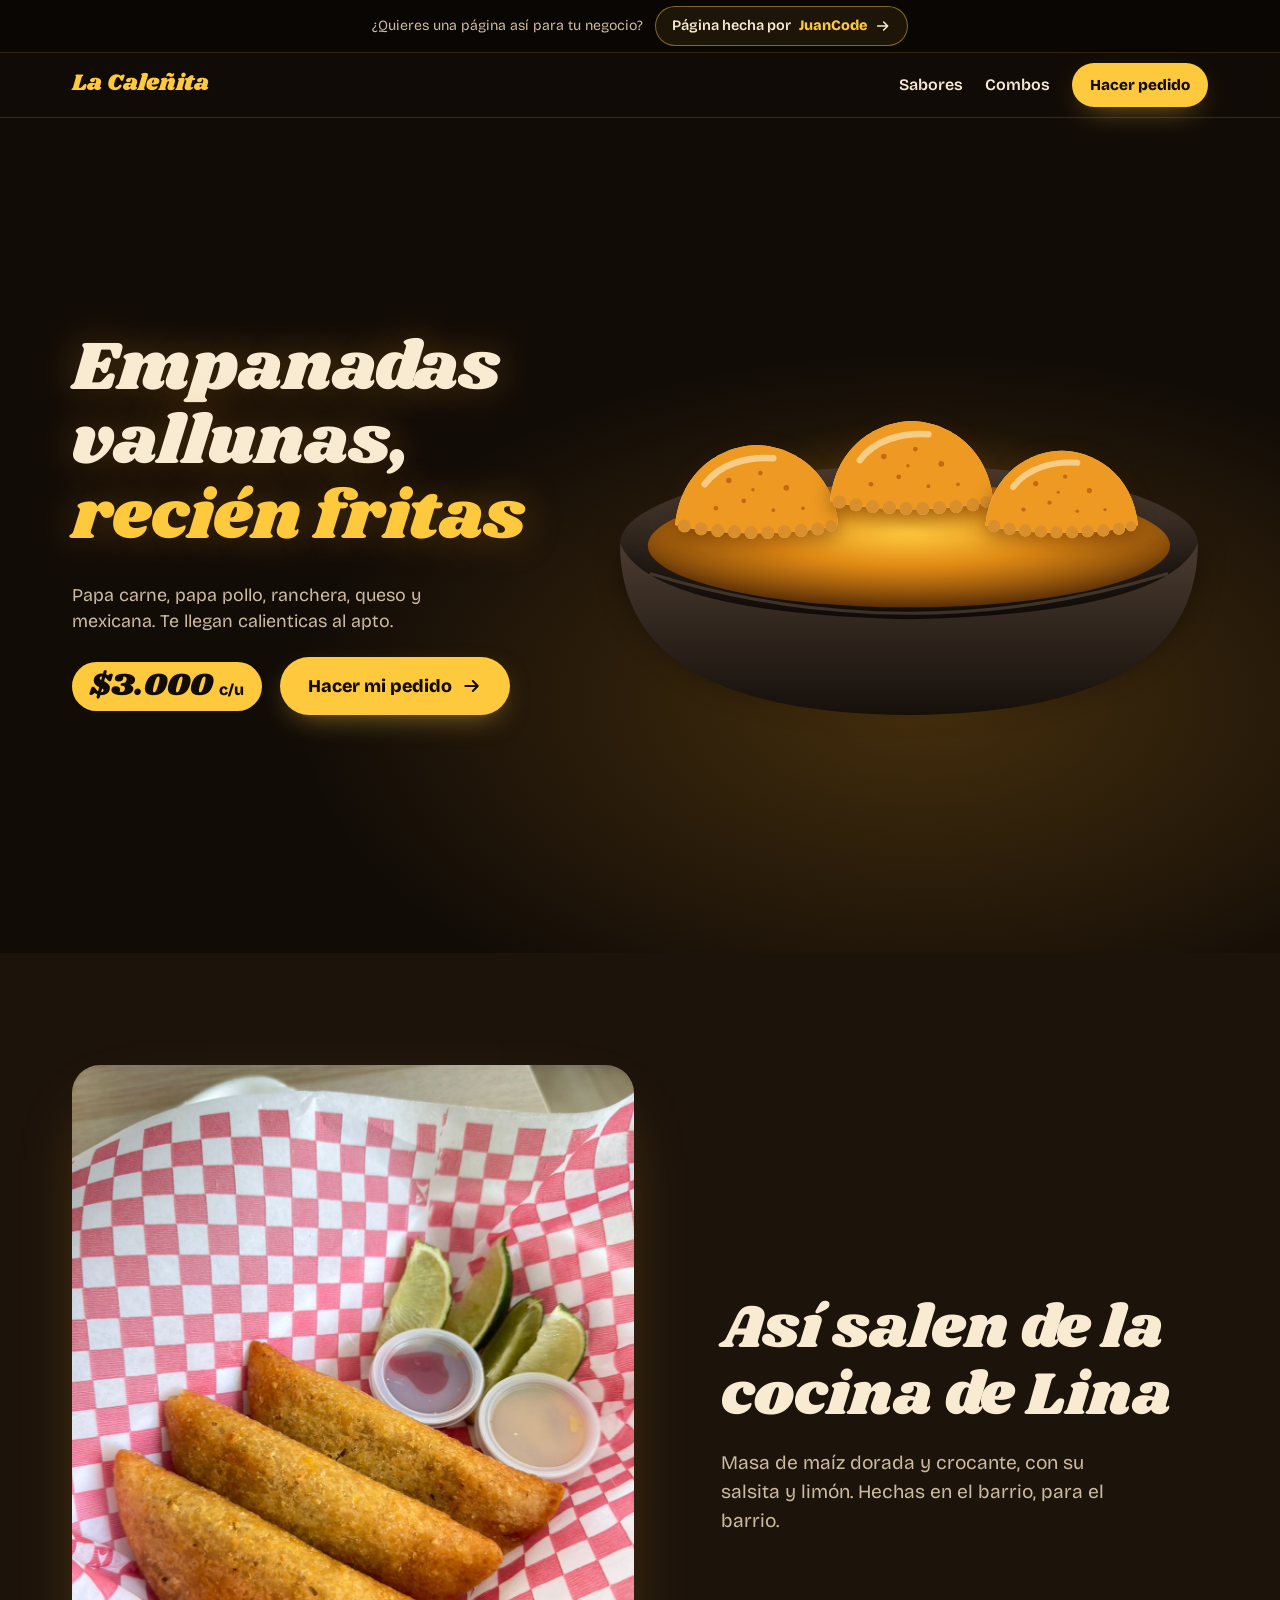
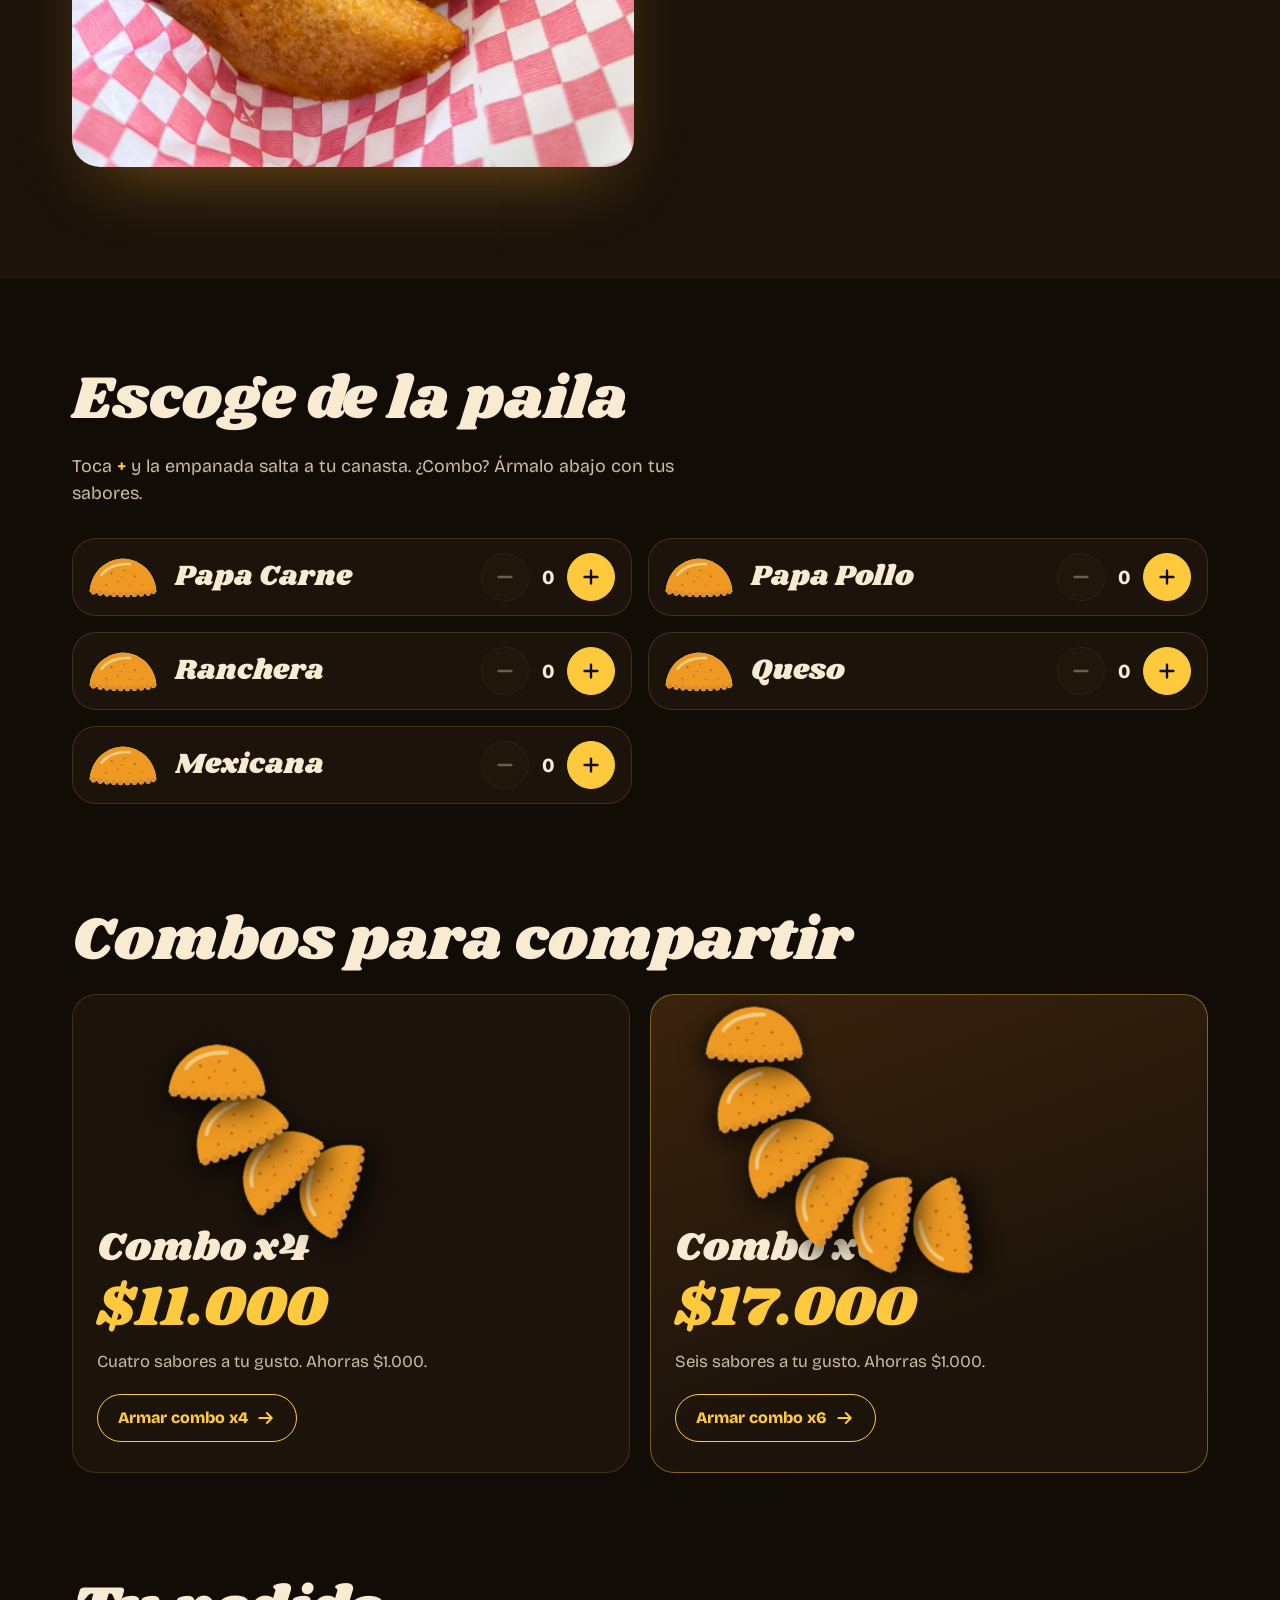
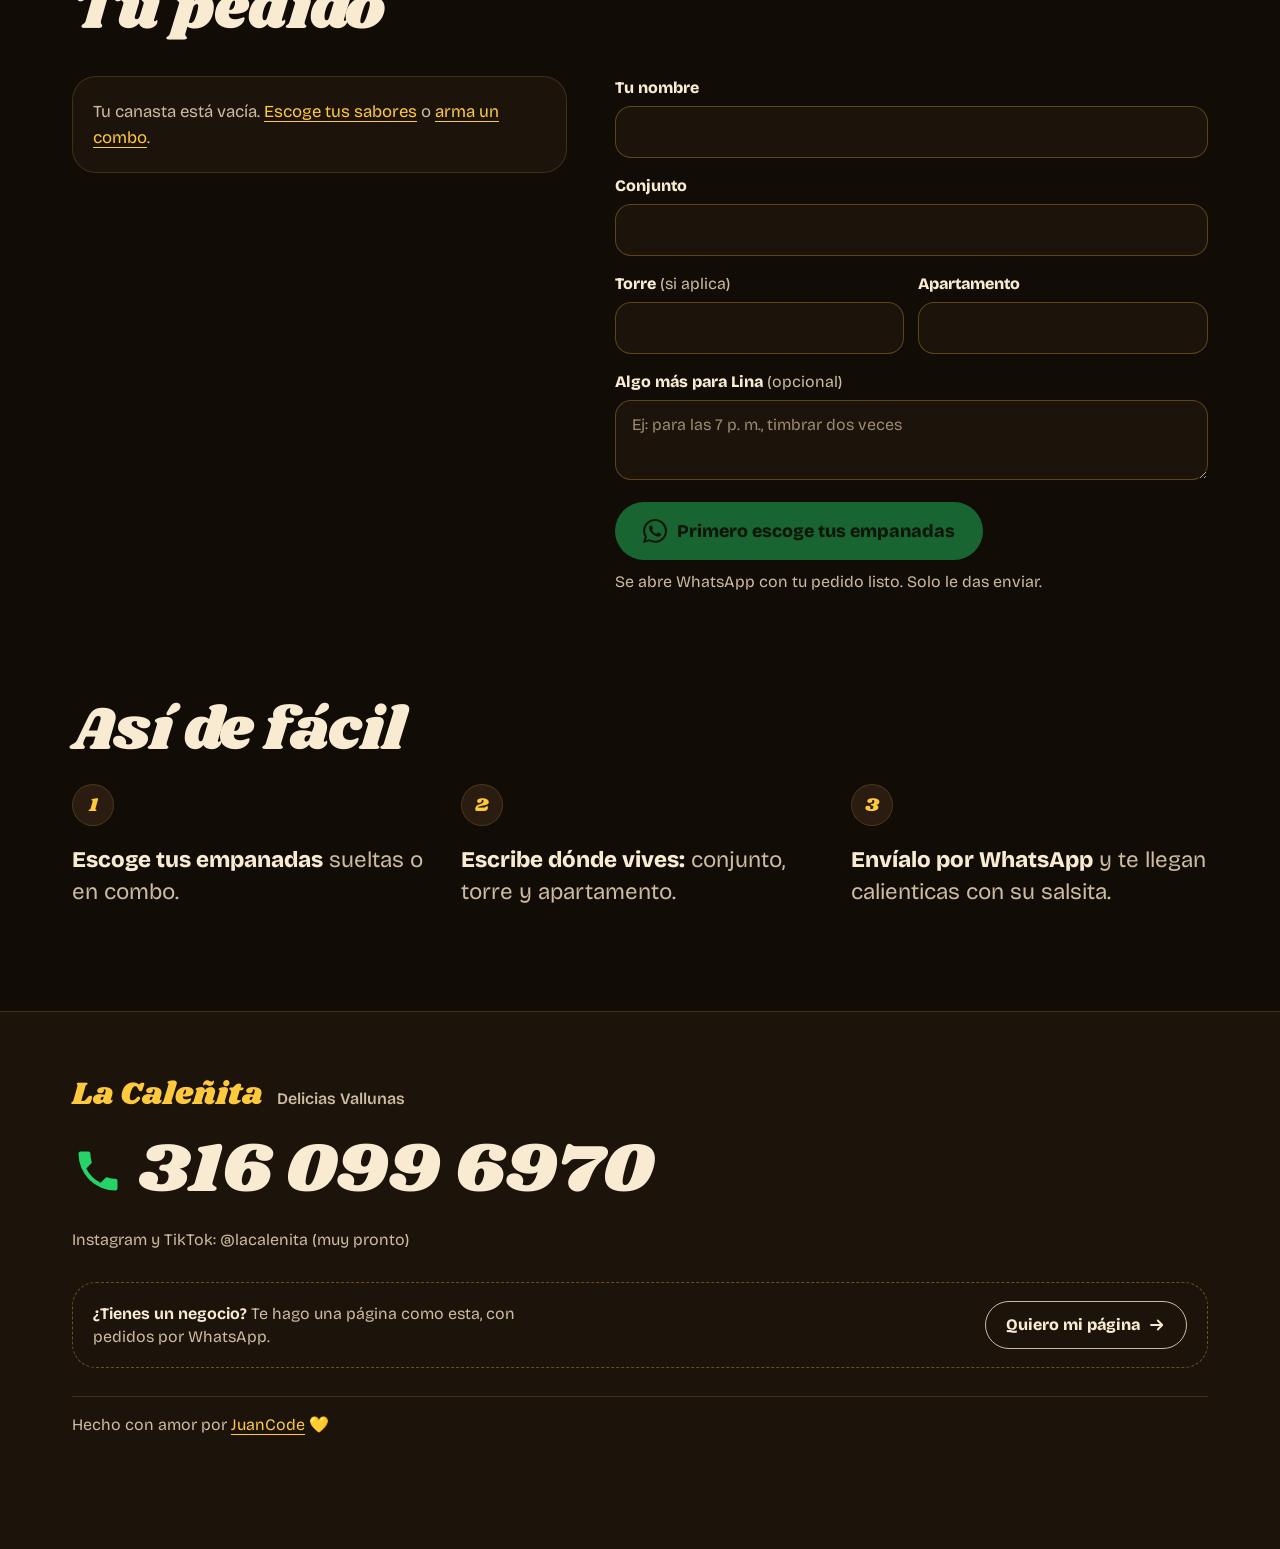
<file: index.html>
<!DOCTYPE html>
<html lang="es-CO">
<head>
  <meta charset="UTF-8">
  <meta name="viewport" content="width=device-width, initial-scale=1.0">
  <title>La Caleñita | Empanadas vallunas recién fritas a $3.000</title>
  <meta name="description" content="Empanadas vallunas calienticas a $3.000. Papa carne, papa pollo, ranchera, queso y mexicana. Pide por WhatsApp y te llegan al apto.">
  <meta name="theme-color" content="#120C07">
  <meta name="color-scheme" content="dark">
  <meta name="author" content="JuanCode">
  <link rel="icon" href="images/logo.png">
  <link rel="preconnect" href="https://fonts.googleapis.com">
  <link rel="preconnect" href="https://fonts.gstatic.com" crossorigin>
  <link href="https://fonts.googleapis.com/css2?family=Bricolage+Grotesque:opsz,wght@12..96,400;12..96,600;12..96,800&family=Shrikhand&display=swap" rel="stylesheet">
  <link rel="stylesheet" href="css/shared.css">
  <link rel="stylesheet" href="css/landing.css">
</head>
<body class="landing">

  <!-- ============ BARRA JUANCODE ============ -->
  <div class="barra-jc">
    <span class="barra-jc-pregunta">¿Quieres una página así para tu negocio?</span>
    <a href="https://el-libro-juancode-python-desde-0.pages.dev/web/" class="barra-jc-btn" target="_blank" rel="noopener">
      Página hecha por <strong>JuanCode</strong>
      <svg viewBox="0 0 24 24" aria-hidden="true"><use href="#icono-flecha"/></svg>
    </a>
  </div>

  <!-- ============ NAV ============ -->
  <header class="nav" id="nav">
    <div class="marco nav-inner">
      <a href="#inicio" class="nav-marca">La Caleñita</a>
      <nav class="nav-links" aria-label="Navegación principal">
        <a href="#menu">Sabores</a>
        <a href="#combos">Combos</a>
        <a href="#menu" class="btn-hacer btn-hacer-chico">Hacer pedido</a>
      </nav>
    </div>
  </header>

  <main>
    <!-- ============ HERO: LA PAILA ============ -->
    <section class="hero" id="inicio" aria-labelledby="heroTitulo">
      <div class="marco hero-inner">
        <div class="hero-texto">
          <h1 class="hero-titulo" id="heroTitulo">Empanadas vallunas, <em>recién fritas</em></h1>
          <p class="hero-sub">Papa carne, papa pollo, ranchera, queso y mexicana. Te llegan calienticas al apto.</p>
          <div class="hero-accion">
            <p class="hero-precio"><strong>$3.000</strong> <span>c/u</span></p>
            <a href="#menu" class="btn-hacer btn-hacer-grande">
              Hacer mi pedido
              <svg viewBox="0 0 24 24" aria-hidden="true"><use href="#icono-flecha"/></svg>
            </a>
          </div>
        </div>

        <!-- Escena animada: tres empanadas dorándose en la paila -->
        <div class="paila" aria-hidden="true">
          <div class="paila-resplandor"></div>
          <div class="vapor">
            <span></span><span></span><span></span><span></span>
          </div>
          <svg class="paila-fondo" viewBox="0 0 600 300" preserveAspectRatio="xMidYMax meet">
            <defs>
              <radialGradient id="aceite" cx="50%" cy="40%" r="60%">
                <stop offset="0" stop-color="#FFC93D"/>
                <stop offset="0.45" stop-color="#E08A14"/>
                <stop offset="1" stop-color="#6E3A08"/>
              </radialGradient>
              <linearGradient id="metal" x1="0" y1="0" x2="0" y2="1">
                <stop offset="0" stop-color="#4A3B30"/>
                <stop offset="1" stop-color="#16100B"/>
              </linearGradient>
            </defs>
            <ellipse cx="300" cy="120" rx="290" ry="78" fill="url(#metal)"/>
            <ellipse cx="300" cy="122" rx="262" ry="62" fill="url(#aceite)"/>
          </svg>
          <div class="freidora">
            <div class="frita frita-1" data-empanada></div>
            <div class="frita frita-2" data-empanada></div>
            <div class="frita frita-3" data-empanada></div>
            <div class="burbujas">
              <i></i><i></i><i></i><i></i><i></i><i></i><i></i><i></i><i></i><i></i><i></i><i></i>
            </div>
          </div>
          <svg class="paila-frente" viewBox="0 0 600 300" preserveAspectRatio="xMidYMax meet">
            <path d="M10 120 Q 10 290 300 292 Q 590 290 590 120 Q 560 190 300 196 Q 40 190 10 120 Z" fill="url(#metal)"/>
            <path d="M40 150 Q 300 230 560 150" stroke="#6B5646" stroke-width="3" fill="none" opacity=".5"/>
          </svg>
        </div>
      </div>
    </section>

    <!-- ============ LA FOTO REAL ============ -->
    <section class="plato" aria-labelledby="platoTitulo">
      <div class="marco plato-inner">
        <figure class="plato-foto">
          <img src="images/empanadas.jpg" alt="Tres empanadas vallunas de La Caleñita sobre papel de cuadros, con limón y salsas" width="1200" height="1600" loading="lazy">
          <div class="plato-vapor" aria-hidden="true"><span></span><span></span><span></span></div>
        </figure>
        <div class="plato-texto">
          <h2 class="plato-titulo" id="platoTitulo">Así salen de la cocina de Lina</h2>
          <p>Masa de maíz dorada y crocante, con su salsita y limón. Hechas en el barrio, para el barrio.</p>
        </div>
      </div>
    </section>

    <!-- ============ SABORES ============ -->
    <section class="sabores-sec" id="menu" aria-labelledby="saboresTitulo">
      <div class="marco">
        <h2 class="sec-titulo" id="saboresTitulo">Escoge de la paila</h2>
        <p class="sec-ayuda">Toca <strong>+</strong> y la empanada salta a tu canasta. ¿Combo? Ármalo abajo con tus sabores.</p>

        <ul class="sabores" id="sabores">
          <li class="sabor" data-sabor="Papa Carne">
            <span class="sabor-dibujo" data-empanada></span>
            <span class="sabor-nombre">Papa Carne</span>
            <span class="sabor-control">
              <button type="button" class="sabor-btn" data-accion="menos" aria-label="Quitar una de papa carne"><svg viewBox="0 0 24 24" aria-hidden="true"><use href="#icono-menos"/></svg></button>
              <output class="sabor-cant" aria-live="polite">0</output>
              <button type="button" class="sabor-btn sabor-btn-mas" data-accion="mas" aria-label="Agregar una de papa carne"><svg viewBox="0 0 24 24" aria-hidden="true"><use href="#icono-mas"/></svg></button>
            </span>
          </li>
          <li class="sabor" data-sabor="Papa Pollo">
            <span class="sabor-dibujo" data-empanada></span>
            <span class="sabor-nombre">Papa Pollo</span>
            <span class="sabor-control">
              <button type="button" class="sabor-btn" data-accion="menos" aria-label="Quitar una de papa pollo"><svg viewBox="0 0 24 24" aria-hidden="true"><use href="#icono-menos"/></svg></button>
              <output class="sabor-cant" aria-live="polite">0</output>
              <button type="button" class="sabor-btn sabor-btn-mas" data-accion="mas" aria-label="Agregar una de papa pollo"><svg viewBox="0 0 24 24" aria-hidden="true"><use href="#icono-mas"/></svg></button>
            </span>
          </li>
          <li class="sabor" data-sabor="Ranchera">
            <span class="sabor-dibujo" data-empanada></span>
            <span class="sabor-nombre">Ranchera</span>
            <span class="sabor-control">
              <button type="button" class="sabor-btn" data-accion="menos" aria-label="Quitar una ranchera"><svg viewBox="0 0 24 24" aria-hidden="true"><use href="#icono-menos"/></svg></button>
              <output class="sabor-cant" aria-live="polite">0</output>
              <button type="button" class="sabor-btn sabor-btn-mas" data-accion="mas" aria-label="Agregar una ranchera"><svg viewBox="0 0 24 24" aria-hidden="true"><use href="#icono-mas"/></svg></button>
            </span>
          </li>
          <li class="sabor" data-sabor="Queso">
            <span class="sabor-dibujo" data-empanada></span>
            <span class="sabor-nombre">Queso</span>
            <span class="sabor-control">
              <button type="button" class="sabor-btn" data-accion="menos" aria-label="Quitar una de queso"><svg viewBox="0 0 24 24" aria-hidden="true"><use href="#icono-menos"/></svg></button>
              <output class="sabor-cant" aria-live="polite">0</output>
              <button type="button" class="sabor-btn sabor-btn-mas" data-accion="mas" aria-label="Agregar una de queso"><svg viewBox="0 0 24 24" aria-hidden="true"><use href="#icono-mas"/></svg></button>
            </span>
          </li>
          <li class="sabor" data-sabor="Mexicana">
            <span class="sabor-dibujo" data-empanada></span>
            <span class="sabor-nombre">Mexicana</span>
            <span class="sabor-control">
              <button type="button" class="sabor-btn" data-accion="menos" aria-label="Quitar una mexicana"><svg viewBox="0 0 24 24" aria-hidden="true"><use href="#icono-menos"/></svg></button>
              <output class="sabor-cant" aria-live="polite">0</output>
              <button type="button" class="sabor-btn sabor-btn-mas" data-accion="mas" aria-label="Agregar una mexicana"><svg viewBox="0 0 24 24" aria-hidden="true"><use href="#icono-mas"/></svg></button>
            </span>
          </li>
        </ul>

      </div>
    </section>

    <!-- ============ COMBOS ============ -->
    <section class="combos-sec" id="combos" aria-labelledby="combosTitulo">
      <div class="marco">
        <h2 class="sec-titulo" id="combosTitulo">Combos para compartir</h2>
        <div class="combos">
          <button type="button" class="combo" data-combo="4" aria-expanded="false" aria-controls="armador">
            <span class="abanico abanico-4" aria-hidden="true">
              <span data-empanada></span><span data-empanada></span><span data-empanada></span><span data-empanada></span>
            </span>
            <span class="combo-n">Combo x4</span>
            <span class="combo-precio">$11.000</span>
            <span class="combo-detalle">Cuatro sabores a tu gusto. Ahorras $1.000.</span>
            <span class="combo-pedir">Armar combo x4 <svg viewBox="0 0 24 24" aria-hidden="true"><use href="#icono-flecha"/></svg></span>
          </button>
          <button type="button" class="combo combo-grande" data-combo="6" aria-expanded="false" aria-controls="armador">
            <span class="abanico abanico-6" aria-hidden="true">
              <span data-empanada></span><span data-empanada></span><span data-empanada></span><span data-empanada></span><span data-empanada></span><span data-empanada></span>
            </span>
            <span class="combo-n">Combo x6</span>
            <span class="combo-precio">$17.000</span>
            <span class="combo-detalle">Seis sabores a tu gusto. Ahorras $1.000.</span>
            <span class="combo-pedir">Armar combo x6 <svg viewBox="0 0 24 24" aria-hidden="true"><use href="#icono-flecha"/></svg></span>
          </button>
        </div>

        <div class="armador" id="armador" role="region" aria-labelledby="armadorTitulo" hidden>
          <div class="armador-cabeza">
            <h3 class="armador-titulo" id="armadorTitulo">Arma tu combo</h3>
            <p class="armador-cuenta" id="armadorCuenta" aria-live="polite"></p>
            <button type="button" class="armador-cerrar" id="armadorCerrar" aria-label="Cerrar el armador de combo">
              <svg viewBox="0 0 24 24" aria-hidden="true"><use href="#icono-cerrar"/></svg>
            </button>
          </div>
          <div class="armador-puestos" id="armadorPuestos" aria-hidden="true"></div>
          <ul class="armador-sabores" id="armadorSabores"></ul>
          <button type="button" class="btn-armar" id="armadorAgregar" disabled>Agregar combo a la canasta</button>
        </div>
      </div>
    </section>

    <!-- ============ TU PEDIDO: resumen + datos + WhatsApp ============ -->
    <section class="final" id="finalizar" aria-labelledby="finalTitulo">
      <div class="marco final-inner">
        <h2 class="sec-titulo" id="finalTitulo">Tu pedido</h2>

        <div class="final-resumen">
          <ul class="final-lista" id="finalLista"></ul>
          <p class="final-vacio" id="finalVacio">Tu canasta está vacía. <a href="#menu">Escoge tus sabores</a> o <a href="#combos">arma un combo</a>.</p>
          <p class="final-total" id="finalTotal" hidden></p>
          <p class="pedido-pista" id="pedidoPista" hidden></p>
        </div>

        <form class="final-form" id="formPedido" novalidate>
          <div class="campo campo-ancho">
            <label for="cNombre">Tu nombre</label>
            <input id="cNombre" name="nombre" type="text" autocomplete="name" required>
            <p class="campo-error" id="cNombreError" hidden>Escribe tu nombre para que Lina sepa de quién es.</p>
          </div>
          <div class="campo campo-ancho">
            <label for="cConjunto">Conjunto</label>
            <input id="cConjunto" name="conjunto" type="text" autocomplete="address-line1" required>
            <p class="campo-error" id="cConjuntoError" hidden>Escribe el nombre del conjunto.</p>
          </div>
          <div class="campo">
            <label for="cTorre">Torre <span class="campo-opcional">(si aplica)</span></label>
            <input id="cTorre" name="torre" type="text" inputmode="numeric" autocomplete="address-line2">
          </div>
          <div class="campo">
            <label for="cApto">Apartamento</label>
            <input id="cApto" name="apto" type="text" inputmode="numeric" required>
            <p class="campo-error" id="cAptoError" hidden>Escribe el número de apartamento.</p>
          </div>
          <div class="campo campo-ancho">
            <label for="cNotas">Algo más para Lina <span class="campo-opcional">(opcional)</span></label>
            <textarea id="cNotas" name="notas" rows="2" placeholder="Ej: para las 7 p. m., timbrar dos veces"></textarea>
          </div>
          <div class="final-enviar campo-ancho">
            <button type="submit" class="btn-pedir btn-pedir-grande" id="btnEnviar">
              <svg class="wa-icono" viewBox="0 0 24 24" aria-hidden="true"><use href="#icono-wa"/></svg>
              <span id="btnEnviarTexto">Enviar pedido por WhatsApp</span>
            </button>
            <p class="final-ayuda" id="finalAyuda" aria-live="polite">Se abre WhatsApp con tu pedido listo. Solo le das enviar.</p>
          </div>
        </form>
      </div>
    </section>

    <!-- ============ CÓMO PEDIR ============ -->
    <section class="ruta" id="como-pedir" aria-labelledby="rutaTitulo">
      <div class="marco">
        <h2 class="sec-titulo" id="rutaTitulo">Así de fácil</h2>
        <ol class="ruta-pasos">
          <li><strong>Escoge tus empanadas</strong> sueltas o en combo.</li>
          <li><strong>Escribe dónde vives:</strong> conjunto, torre y apartamento.</li>
          <li><strong>Envíalo por WhatsApp</strong> y te llegan calienticas con su salsita.</li>
        </ol>
      </div>
    </section>
  </main>

  <!-- ============ FOOTER ============ -->
  <footer class="pie">
    <div class="marco pie-inner">
      <p class="pie-marca">La Caleñita <span>Delicias Vallunas</span></p>
      <a href="tel:+573160996970" class="pie-tel" aria-label="Llamar a La Caleñita al 316 099 6970">
        <svg viewBox="0 0 24 24" aria-hidden="true"><use href="#icono-tel"/></svg>
        <strong>316 099 6970</strong>
      </a>
      <p class="pie-redes">Instagram y TikTok: @lacalenita (muy pronto)</p>
      <div class="juancode">
        <p class="juancode-texto"><strong>¿Tienes un negocio?</strong> Te hago una página como esta, con pedidos por WhatsApp.</p>
        <a href="https://el-libro-juancode-python-desde-0.pages.dev/web/" class="juancode-btn" target="_blank" rel="noopener">
          Quiero mi página
          <svg viewBox="0 0 24 24" aria-hidden="true"><use href="#icono-flecha"/></svg>
        </a>
      </div>
      <p class="pie-credito">Hecho con amor por <a href="https://el-libro-juancode-python-desde-0.pages.dev/web/" target="_blank" rel="noopener">JuanCode</a> 💛</p>
    </div>
  </footer>

  <!-- ============ CANASTA: aparece al escoger la primera empanada ============ -->
  <div class="canasta" id="pedido" hidden>
    <div class="canasta-icono" id="canastaIcono" aria-hidden="true">
      <svg viewBox="0 0 64 48"><use href="#icono-canasta"/></svg>
      <span class="canasta-n" id="canastaN">0</span>
    </div>
    <p class="pedido-resumen" id="pedidoResumen" aria-live="polite"></p>
    <a href="#finalizar" class="btn-hacer" id="btnContinuar">
      Continuar
      <svg viewBox="0 0 24 24" aria-hidden="true"><use href="#icono-flecha"/></svg>
    </a>
  </div>

  <!-- Empanada ilustrada: landing.js la copia en cada [data-empanada] -->
  <template id="plantillaEmpanada">
    <span class="empanada" aria-hidden="true">
      <svg class="emp-capa emp-cruda" viewBox="0 0 200 120">
        <path class="masa" d="M12 96 C 18 34, 66 10, 100 10 C 134 10, 182 34, 188 96 C 140 108, 60 108, 12 96 Z"/>
        <path class="brillo" d="M44 52 C 60 30, 90 22, 118 24" fill="none" stroke-width="7" stroke-linecap="round"/>
        <g class="repulgue"><circle cx="22" cy="97" r="7"/><circle cx="40" cy="100" r="7"/><circle cx="58" cy="102" r="7"/><circle cx="76" cy="103" r="7"/><circle cx="94" cy="104" r="7"/><circle cx="112" cy="104" r="7"/><circle cx="130" cy="103" r="7"/><circle cx="148" cy="102" r="7"/><circle cx="166" cy="100" r="7"/><circle cx="180" cy="97" r="6"/></g>
      </svg>
      <svg class="emp-capa emp-dorada" viewBox="0 0 200 120">
        <path class="masa" d="M12 96 C 18 34, 66 10, 100 10 C 134 10, 182 34, 188 96 C 140 108, 60 108, 12 96 Z"/>
        <path class="brillo" d="M44 52 C 60 30, 90 22, 118 24" fill="none" stroke-width="7" stroke-linecap="round"/>
        <g class="grumos"><circle cx="70" cy="48" r="3"/><circle cx="104" cy="40" r="2.5"/><circle cx="132" cy="56" r="3"/><circle cx="86" cy="70" r="2.5"/><circle cx="150" cy="78" r="2"/><circle cx="56" cy="78" r="2.5"/><circle cx="118" cy="80" r="2"/><circle cx="96" cy="58" r="1.8"/></g>
        <g class="repulgue"><circle cx="22" cy="97" r="7"/><circle cx="40" cy="100" r="7"/><circle cx="58" cy="102" r="7"/><circle cx="76" cy="103" r="7"/><circle cx="94" cy="104" r="7"/><circle cx="112" cy="104" r="7"/><circle cx="130" cy="103" r="7"/><circle cx="148" cy="102" r="7"/><circle cx="166" cy="100" r="7"/><circle cx="180" cy="97" r="6"/></g>
      </svg>
    </span>
  </template>

  <!-- Íconos -->
  <svg width="0" height="0" style="position:absolute" aria-hidden="true">
    <symbol id="icono-wa" viewBox="0 0 24 24">
      <path fill="currentColor" d="M17.472 14.382c-.297-.149-1.758-.867-2.03-.967-.273-.099-.471-.148-.67.15-.197.297-.767.966-.94 1.164-.173.199-.347.223-.644.075-.297-.15-1.255-.463-2.39-1.475-.883-.788-1.48-1.761-1.653-2.059-.173-.297-.018-.458.13-.606.134-.133.298-.347.446-.52.149-.174.198-.298.298-.497.099-.198.05-.371-.025-.52-.075-.149-.669-1.612-.916-2.207-.242-.579-.487-.5-.669-.51-.173-.008-.371-.01-.57-.01-.198 0-.52.074-.792.372-.272.297-1.04 1.016-1.04 2.479 0 1.462 1.065 2.875 1.213 3.074.149.198 2.096 3.2 5.077 4.487.709.306 1.262.489 1.694.625.712.227 1.36.195 1.871.118.571-.085 1.758-.719 2.006-1.413.248-.694.248-1.289.173-1.413-.074-.124-.272-.198-.57-.347m-5.421 7.403h-.004a9.87 9.87 0 01-5.031-1.378l-.361-.214-3.741.982.998-3.648-.235-.374a9.86 9.86 0 01-1.51-5.26c.001-5.45 4.436-9.884 9.888-9.884 2.64 0 5.122 1.03 6.988 2.898a9.825 9.825 0 012.893 6.994c-.003 5.45-4.437 9.884-9.885 9.884m8.413-18.297A11.815 11.815 0 0012.05 0C5.495 0 .16 5.335.157 11.892c0 2.096.547 4.142 1.588 5.945L.057 24l6.305-1.654a11.882 11.882 0 005.683 1.448h.005c6.554 0 11.89-5.335 11.893-11.893a11.821 11.821 0 00-3.48-8.413z"/>
    </symbol>
    <symbol id="icono-mas" viewBox="0 0 24 24">
      <path d="M12 5v14M5 12h14" fill="none" stroke="currentColor" stroke-width="2.6" stroke-linecap="round"/>
    </symbol>
    <symbol id="icono-menos" viewBox="0 0 24 24">
      <path d="M5 12h14" fill="none" stroke="currentColor" stroke-width="2.6" stroke-linecap="round"/>
    </symbol>
    <symbol id="icono-flecha" viewBox="0 0 24 24">
      <path d="M4 12h15M13 6l6 6-6 6" fill="none" stroke="currentColor" stroke-width="2.4" stroke-linecap="round" stroke-linejoin="round"/>
    </symbol>
    <symbol id="icono-tel" viewBox="0 0 24 24">
      <path fill="currentColor" d="M6.6 10.8a15.1 15.1 0 0 0 6.6 6.6l2.2-2.2a1 1 0 0 1 1-.25 11.4 11.4 0 0 0 3.6.57 1 1 0 0 1 1 1V20a1 1 0 0 1-1 1A17 17 0 0 1 3 4a1 1 0 0 1 1-1h3.5a1 1 0 0 1 1 1c0 1.25.2 2.45.57 3.57a1 1 0 0 1-.25 1z"/>
    </symbol>
    <symbol id="icono-cerrar" viewBox="0 0 24 24">
      <path d="M6 6l12 12M18 6 6 18" fill="none" stroke="currentColor" stroke-width="2.6" stroke-linecap="round"/>
    </symbol>
    <symbol id="icono-canasta" viewBox="0 0 64 48">
      <path d="M6 18h52l-6 24a4 4 0 0 1-4 3H16a4 4 0 0 1-4-3z" fill="currentColor"/>
      <path d="M18 18 28 4M46 18 36 4" fill="none" stroke="currentColor" stroke-width="4" stroke-linecap="round"/>
      <path d="M14 27h36M16 35h32" stroke="#120C07" stroke-width="2.5" opacity=".35"/>
    </symbol>
  </svg>

  <script src="js/landing.js"></script>
</body>
</html>
</file>
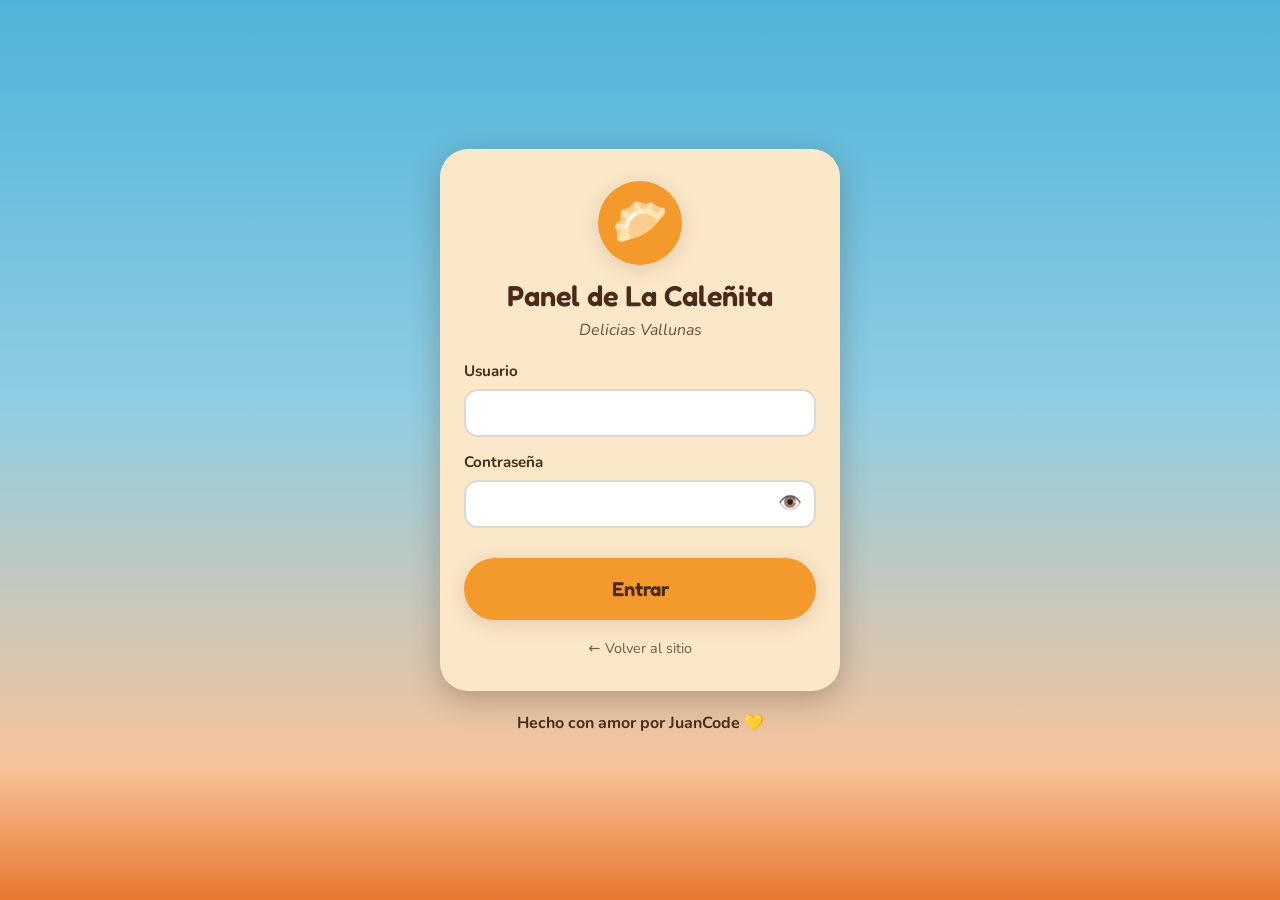
<file: login.html>
<!DOCTYPE html>
<html lang="es-CO">
<head>
  <meta charset="UTF-8">
  <meta name="viewport" content="width=device-width, initial-scale=1.0">
  <title>Panel de La Caleñita — Ingresar</title>
  <meta name="robots" content="noindex, nofollow">
  <meta name="theme-color" content="#4FB3D9">
  <link rel="icon" href="data:image/svg+xml,<svg xmlns='http://www.w3.org/2000/svg' viewBox='0 0 100 100'><text y='.9em' font-size='90'>🥟</text></svg>">
  <link rel="preconnect" href="https://fonts.googleapis.com">
  <link rel="preconnect" href="https://fonts.gstatic.com" crossorigin>
  <link href="https://fonts.googleapis.com/css2?family=Fredoka:wght@500;600;700&family=Nunito:wght@400;600;700;800&display=swap" rel="stylesheet">
  <link rel="stylesheet" href="css/shared.css">
  <link rel="stylesheet" href="css/panel.css">
</head>
<body class="login-body">

  <main class="login-wrap">
    <form class="login-card" id="formLogin" novalidate>
      <div class="login-logo" aria-hidden="true">🥟</div>
      <h1 class="login-titulo">Panel de La Caleñita</h1>
      <p class="login-sub">Delicias Vallunas</p>

      <label class="campo">
        <span>Usuario</span>
        <input type="text" id="usuario" name="usuario" autocomplete="username" autocapitalize="none" required>
      </label>

      <label class="campo">
        <span>Contraseña</span>
        <span class="campo-clave">
          <input type="password" id="clave" name="clave" autocomplete="current-password" required>
          <button type="button" class="btn-ver" id="btnVerClave" aria-label="Mostrar contraseña">👁️</button>
        </span>
      </label>

      <button type="submit" class="btn btn-naranja btn-bloque btn-grande mt-2">Entrar</button>

      <a href="index.html" class="login-volver">← Volver al sitio</a>
    </form>
    <p class="login-credito">Hecho con amor por JuanCode 💛</p>
  </main>

  <script src="js/ui.js"></script>
  <script src="js/api.js"></script>
  <script src="js/auth.js"></script>
</body>
</html>
</file>
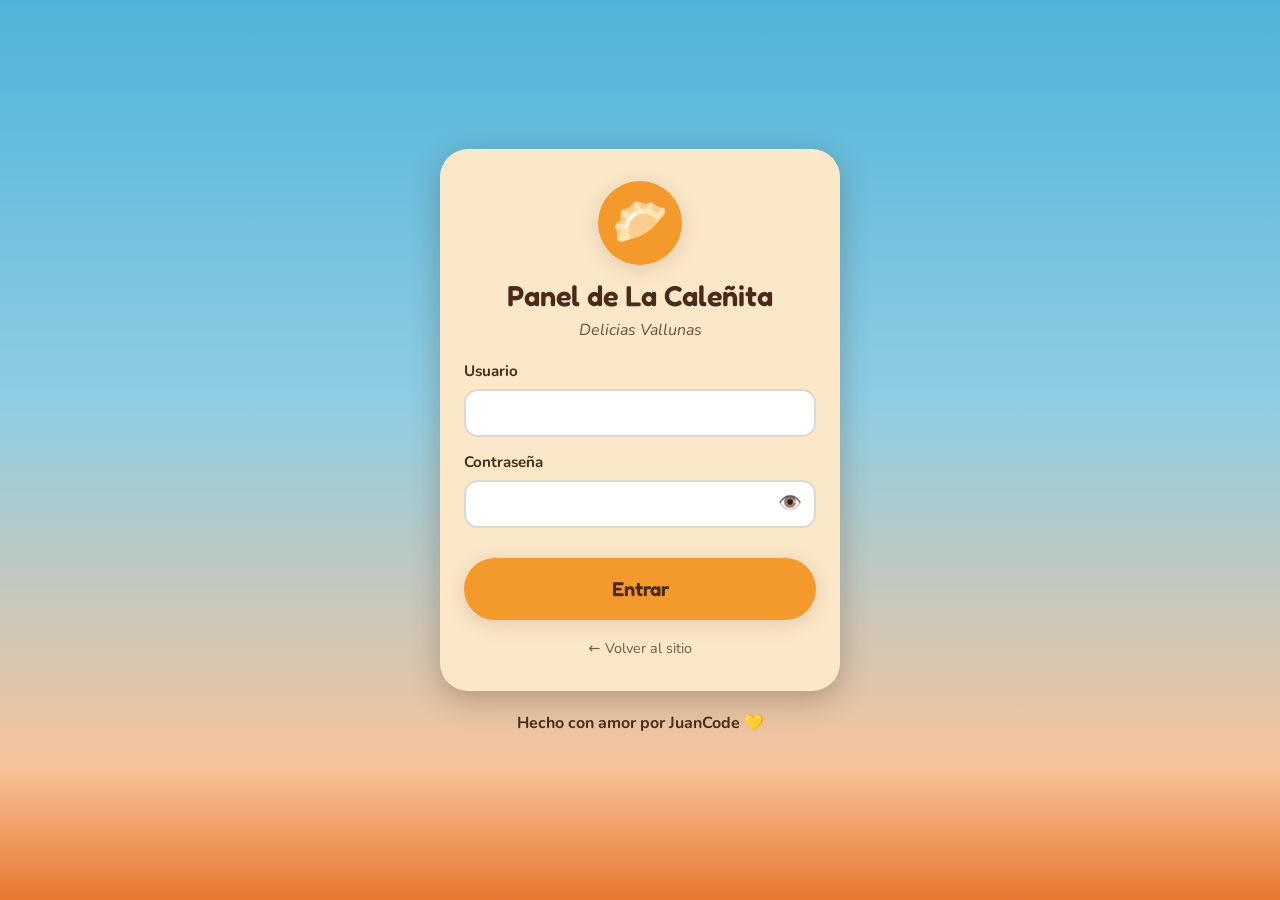
<file: panel.html>
<!DOCTYPE html>
<html lang="es-CO">
<head>
  <meta charset="UTF-8">
  <meta name="viewport" content="width=device-width, initial-scale=1.0">
  <title>Panel — La Caleñita</title>
  <meta name="robots" content="noindex, nofollow">
  <meta name="theme-color" content="#F49A2C">
  <link rel="icon" href="data:image/svg+xml,<svg xmlns='http://www.w3.org/2000/svg' viewBox='0 0 100 100'><text y='.9em' font-size='90'>🥟</text></svg>">
  <!-- Guard de sesión: corre antes de pintar nada -->
  <script>
    (function () {
      try {
        var s = JSON.parse(localStorage.getItem('calenita_sesion') || 'null');
        if (!s || !s.activa) { window.location.replace('login.html'); }
      } catch (e) { window.location.replace('login.html'); }
    })();
  </script>
  <link rel="preconnect" href="https://fonts.googleapis.com">
  <link rel="preconnect" href="https://fonts.gstatic.com" crossorigin>
  <link href="https://fonts.googleapis.com/css2?family=Fredoka:wght@500;600;700&family=Nunito:wght@400;600;700;800&display=swap" rel="stylesheet">
  <link rel="stylesheet" href="css/shared.css">
  <link rel="stylesheet" href="css/panel.css">
</head>
<body class="panel-body">

  <!-- ============ BARRA SUPERIOR ============ -->
  <header class="topbar">
    <div class="topbar-inner">
      <a href="index.html" class="topbar-marca" title="Ver sitio público">
        <span class="topbar-logo" aria-hidden="true">🥟</span>
        <span>La Caleñita</span>
      </a>
      <div class="topbar-usuario">
        <span class="sync-estado" id="syncEstado" role="status" title="Estado de la sincronización">
          <span class="sync-punto" id="syncPunto" aria-hidden="true"></span>
          <span id="syncTexto">Conectando…</span>
        </span>
        <span class="topbar-nombre">👩‍🍳 <span id="nombreUsuario">Lina</span></span>
        <button type="button" class="btn btn-outline btn-chico" id="btnSalir">Cerrar sesión</button>
      </div>
    </div>
  </header>

  <!-- ============ BANNER BACKUP ============ -->
  <div class="banner-backup" id="bannerBackup" hidden role="status">
    <span id="bannerBackupTexto">⚠️ Recuerda respaldar tus datos</span>
    <button type="button" class="btn btn-cafe btn-chico" data-ir-tab="backup">Ir a Backup</button>
  </div>

  <!-- ============ TABS ============ -->
  <nav class="tabs" aria-label="Secciones del panel">
    <div class="tabs-scroll" role="tablist">
      <button type="button" class="tab activa" role="tab" aria-selected="true" aria-controls="tab-nuevo" data-tab="nuevo">🧾 Nuevo Pedido</button>
      <button type="button" class="tab" role="tab" aria-selected="false" aria-controls="tab-pedidos" data-tab="pedidos">📋 Pedidos <span class="tab-badge" id="badgePedidos" hidden>0</span></button>
      <button type="button" class="tab" role="tab" aria-selected="false" aria-controls="tab-finanzas" data-tab="finanzas">💰 Finanzas</button>
      <button type="button" class="tab" role="tab" aria-selected="false" aria-controls="tab-rifa" data-tab="rifa">🎟️ Rifa</button>
      <button type="button" class="tab" role="tab" aria-selected="false" aria-controls="tab-backup" data-tab="backup">💾 Backup</button>
    </div>
  </nav>

  <main class="panel-main">

    <!-- ============ TAB 1: NUEVO PEDIDO ============ -->
    <section class="tab-panel activa" id="tab-nuevo" role="tabpanel">
      <h2 class="panel-titulo">🧾 Nuevo pedido</h2>

      <div class="tarjeta combos-info">
        <h3 class="sub-titulo mb-0">🎉 Precios y combos</h3>
        <div class="combos-grid">
          <div class="combo-card">
            <span class="combo-n">x4</span>
            <span class="combo-precio">$11.000</span>
            <span class="combo-ahorro">Ahorras $1.000</span>
          </div>
          <div class="combo-card">
            <span class="combo-n">x6</span>
            <span class="combo-precio">$17.000</span>
            <span class="combo-ahorro">Ahorras $1.000</span>
          </div>
        </div>
        <p class="combos-nota">Suelta $3.000 · Los combos se agregan con el botón "+ Combo" y eligen sus propios sabores</p>
      </div>

      <form id="formPedido" class="tarjeta mt-2" novalidate>
        <label class="campo">
          <span>Nombre del cliente <em>*</em></span>
          <input type="text" id="pCliente" name="cliente" autocomplete="off" list="listaClientes" required placeholder="Ej: María López">
          <datalist id="listaClientes"></datalist>
          <small class="campo-ayuda" id="pClienteAyuda" hidden></small>
        </label>

        <label class="campo">
          <span>Conjunto</span>
          <input type="text" id="pConjunto" name="conjunto" autocomplete="off" placeholder="Ej: Villa del Sol">
        </label>

        <div class="fila-2">
          <label class="campo">
            <span>Torre</span>
            <input type="text" id="pTorre" name="torre" autocomplete="off" inputmode="numeric" placeholder="3">
          </label>
          <label class="campo">
            <span>Apartamento</span>
            <input type="text" id="pApto" name="apartamento" autocomplete="off" inputmode="numeric" placeholder="402">
          </label>
        </div>

        <fieldset class="sabores-fieldset">
          <legend>Empanadas sueltas · $3.000 c/u</legend>
          <div class="sabores-lista" id="saboresLista"><!-- generado por JS --></div>
        </fieldset>

        <fieldset class="sabores-fieldset combos-fieldset">
          <legend>Combos</legend>
          <div class="combos-botones">
            <button type="button" class="btn btn-azul" data-agregar-combo="4">+ Combo x4 · $11.000</button>
            <button type="button" class="btn btn-azul" data-agregar-combo="6">+ Combo x6 · $17.000</button>
          </div>
          <div id="combosLista" class="combos-lista"><!-- generado por JS --></div>
        </fieldset>

        <div class="total-box">
          <div class="total-info">
            <span class="total-label"><span id="pCantidad">0</span> empanadas</span>
            <span class="total-desglose" id="pDesglose">Agrega empanadas para ver el precio</span>
            <span class="badge badge-verde total-ahorro" id="pAhorro" hidden></span>
          </div>
          <span class="total-valor" id="pTotal">$0</span>
        </div>

        <label class="toggle">
          <input type="checkbox" id="pPagado" name="pagado">
          <span class="toggle-pista" aria-hidden="true"></span>
          <span class="toggle-texto">¿Ya pagó?</span>
        </label>

        <label class="campo">
          <span>Notas (opcional)</span>
          <textarea id="pNotas" name="notas" rows="2" placeholder="Ej: Sin cebolla, entregar después de las 6pm"></textarea>
        </label>

        <button type="submit" class="btn btn-naranja btn-bloque btn-grande" id="btnRegistrar">Registrar Pedido</button>
      </form>
    </section>

    <!-- ============ TAB 2: PEDIDOS ============ -->
    <section class="tab-panel" id="tab-pedidos" role="tabpanel" hidden>
      <h2 class="panel-titulo">📋 Pedidos</h2>
      <div class="filtros">
        <div class="filtro-grupo" role="group" aria-label="Filtrar por estado">
          <button type="button" class="chip activa" data-filtro="todos">Todos</button>
          <button type="button" class="chip" data-filtro="pagados">Pagados</button>
          <button type="button" class="chip" data-filtro="pendientes">Pendientes</button>
        </div>
        <div class="filtro-fecha">
          <label for="filtroFecha" class="sr-only">Filtrar por fecha</label>
          <input type="date" id="filtroFecha">
          <button type="button" class="btn btn-outline btn-chico" id="btnLimpiarFecha" hidden>✕</button>
        </div>
      </div>
      <p class="resumen-lista" id="pedidosResumen"></p>
      <div id="pedidosLista" class="pedidos-lista"></div>
    </section>

    <!-- ============ TAB 3: FINANZAS ============ -->
    <section class="tab-panel" id="tab-finanzas" role="tabpanel" hidden>
      <h2 class="panel-titulo">💰 Finanzas</h2>

      <div class="tarjeta">
        <h3 class="sub-titulo">Inversión y gastos</h3>
        <button type="button" class="btn btn-naranja btn-bloque btn-grande" id="btnNuevoGasto">+ Registrar inversión / gasto</button>
        <div id="gastosLista" class="gastos-lista mt-2"></div>
      </div>

      <div class="tarjeta mt-2">
        <h3 class="sub-titulo">Resumen</h3>
        <div class="filtro-grupo" role="group" aria-label="Rango de tiempo">
          <button type="button" class="chip" data-rango="hoy">Hoy</button>
          <button type="button" class="chip" data-rango="semana">Esta semana</button>
          <button type="button" class="chip" data-rango="mes">Este mes</button>
          <button type="button" class="chip activa" data-rango="todo">Todo</button>
        </div>

        <div class="dash-grid">
          <div class="dash-card dash-cobrado">
            <span class="dash-icono">💵</span>
            <span class="dash-label">Ingresos cobrados</span>
            <span class="dash-valor" id="dCobrado">$0</span>
          </div>
          <div class="dash-card dash-pendiente">
            <span class="dash-icono">⏳</span>
            <span class="dash-label">Por cobrar</span>
            <span class="dash-valor" id="dPorCobrar">$0</span>
          </div>
          <div class="dash-card dash-gastos">
            <span class="dash-icono">📉</span>
            <span class="dash-label">Gastos totales</span>
            <span class="dash-valor" id="dGastos">$0</span>
          </div>
          <div class="dash-card dash-utilidad" id="cardUtilidad">
            <span class="dash-icono">📈</span>
            <span class="dash-label">Utilidad neta</span>
            <span class="dash-valor" id="dUtilidad">$0</span>
          </div>
        </div>
        <p class="contador-empanadas">Empanadas vendidas: <strong id="dEmpanadas">0</strong> 🥟 <span class="contador-sub" id="dPedidos"></span></p>
      </div>
    </section>

    <!-- ============ TAB 4: RIFA ============ -->
    <section class="tab-panel" id="tab-rifa" role="tabpanel" hidden>
      <h2 class="panel-titulo">🎟️ Rifa de La Caleñita</h2>

      <div class="tarjeta rifa-sorteo">
        <p class="rifa-contador"><strong id="rifaContador">0</strong> clientes participando</p>
        <div class="rifa-display" id="rifaDisplay" aria-live="polite">
          <span class="rifa-numero" id="rifaNumero">????</span>
          <span class="rifa-nombre" id="rifaNombre">Presiona el botón para sortear</span>
          <span class="rifa-total" id="rifaTotal"></span>
        </div>
        <button type="button" class="btn btn-naranja btn-bloque rifa-boton" id="btnSortear">🎰 SORTEAR GANADOR</button>
        <button type="button" class="btn btn-outline btn-bloque btn-chico mt-2" id="btnReiniciarRifa">Reiniciar rifa</button>
      </div>

      <div class="tarjeta mt-2">
        <h3 class="sub-titulo">Números asignados</h3>
        <div id="rifaLista" class="rifa-lista"></div>
      </div>
    </section>

    <!-- ============ TAB 5: BACKUP ============ -->
    <section class="tab-panel" id="tab-backup" role="tabpanel" hidden>
      <h2 class="panel-titulo">💾 Backup</h2>

      <div class="tarjeta">
        <p class="backup-estado" id="backupEstado"></p>
        <p class="backup-ayuda">Exporta tus datos cada semana y guarda el archivo en Google Drive o WhatsApp. Si cambias de celular o borras el navegador, este archivo es lo único que recupera tus pedidos.</p>
        <button type="button" class="btn btn-verde btn-bloque btn-grande" id="btnExportar">⬇️ Exportar todos los datos (JSON)</button>
      </div>

      <div class="tarjeta mt-2">
        <h3 class="sub-titulo">Restaurar desde archivo</h3>
        <p class="backup-ayuda">Reemplaza TODOS los datos actuales con los del archivo seleccionado.</p>
        <label class="btn btn-azul btn-bloque btn-grande input-file-label" for="inputImportar">⬆️ Importar desde JSON</label>
        <input type="file" id="inputImportar" accept=".json,application/json" class="sr-only">
      </div>

      <div class="tarjeta tarjeta-peligro mt-2">
        <h3 class="sub-titulo">Zona peligrosa</h3>
        <p class="backup-ayuda">Borra pedidos, gastos y configuración de este navegador. No se puede deshacer.</p>
        <button type="button" class="btn btn-rojo btn-bloque" id="btnBorrarTodo">🗑️ Borrar todo (peligroso)</button>
      </div>
    </section>

    <footer class="panel-footer">Hecho con amor por JuanCode 💛</footer>
  </main>

  <!-- ============ MODAL: PEDIDO REGISTRADO ============ -->
  <div class="modal-fondo" id="modalPedido" hidden>
    <div class="modal modal-festivo" role="dialog" aria-modal="true" aria-labelledby="modalPedidoTitulo">
      <div class="modal-confeti" aria-hidden="true"><span></span><span></span><span></span><span></span><span></span><span></span><span></span><span></span></div>
      <h3 id="modalPedidoTitulo">✅ Pedido registrado</h3>
      <p class="modal-cliente" id="mpCliente"></p>
      <p class="modal-total">Total: <strong id="mpTotal"></strong></p>
      <div class="modal-rifa">
        <span>🎟️ Número de rifa</span>
        <strong id="mpRifa">0000</strong>
      </div>
      <div class="modal-acciones">
        <button type="button" class="btn btn-outline" id="mpCerrar">Cerrar</button>
        <button type="button" class="btn btn-naranja" id="mpNuevo">Nuevo pedido</button>
      </div>
    </div>
  </div>

  <!-- ============ MODAL: NUEVO GASTO ============ -->
  <div class="modal-fondo" id="modalGasto" hidden>
    <form class="modal" id="formGasto" role="dialog" aria-modal="true" aria-labelledby="modalGastoTitulo" novalidate>
      <h3 id="modalGastoTitulo">Registrar inversión / gasto</h3>
      <div class="filtro-grupo tipo-gasto" role="radiogroup" aria-label="Tipo">
        <label class="chip-radio"><input type="radio" name="gTipo" value="inversion" checked><span>🧺 Inversión (materia prima)</span></label>
        <label class="chip-radio"><input type="radio" name="gTipo" value="otro"><span>🧾 Otro gasto</span></label>
      </div>
      <label class="campo">
        <span>Descripción <em>*</em></span>
        <input type="text" id="gDescripcion" required placeholder="Ej: Harina, carne y aceite">
      </label>
      <label class="campo">
        <span>Monto (COP) <em>*</em></span>
        <input type="number" id="gMonto" inputmode="numeric" min="1" step="1" required placeholder="45000">
      </label>
      <label class="campo">
        <span>Fecha</span>
        <input type="date" id="gFecha">
      </label>
      <div class="modal-acciones">
        <button type="button" class="btn btn-outline" id="gCancelar">Cancelar</button>
        <button type="submit" class="btn btn-naranja">Guardar</button>
      </div>
    </form>
  </div>

  <div class="toasts" id="toasts" aria-live="polite"></div>

  <script src="js/ui.js"></script>
  <script src="js/api.js"></script>
  <script src="js/auth.js"></script>
  <script src="js/data.js"></script>
  <script src="js/panel.js"></script>
</body>
</html>
</file>
<file: css/shared.css>
/* ==========================================================
   La Caleñita — Delicias Vallunas
   shared.css — variables, reset, tipografías, utilidades
   ========================================================== */

:root {
  --turquesa: #4FB3D9;
  --naranja: #E87730;
  --naranja-fuerte: #F49A2C;
  --crema: #FBE8C8;
  --crema-claro: #FFF6E4;
  --cafe: #4A2A1A;
  --cafe-medio: #8A5A3C;
  --azul-profundo: #1E3A5F;
  --amarillo: #F4C542;
  --rojo: #D64545;
  --verde: #7CB342;
  --blanco: #FFFFFF;
  --whatsapp: #25D366;
  --sombra: 0 4px 20px rgba(74, 42, 26, 0.15);
  --sombra-fuerte: 0 8px 30px rgba(74, 42, 26, 0.3);

  --font-titulo: 'Fredoka', 'Nunito', system-ui, sans-serif;
  --font-cuerpo: 'Nunito', system-ui, -apple-system, sans-serif;

  --radio: 16px;
  --radio-pill: 999px;
  --transicion: 0.2s ease;
}

/* ---------- Reset ---------- */
*, *::before, *::after { box-sizing: border-box; }

[hidden] { display: none !important; }

html { -webkit-text-size-adjust: 100%; scroll-behavior: smooth; }

body {
  margin: 0;
  font-family: var(--font-cuerpo);
  font-size: 16px;
  line-height: 1.5;
  color: var(--cafe);
  background: var(--crema-claro);
  -webkit-font-smoothing: antialiased;
}

h1, h2, h3, h4 {
  font-family: var(--font-titulo);
  font-weight: 600;
  line-height: 1.15;
  margin: 0 0 0.5em;
  color: var(--cafe);
}

p { margin: 0 0 1em; }

img, svg { display: block; max-width: 100%; }

a { color: inherit; }

button, input, select, textarea {
  font: inherit;
  color: inherit;
}

button { cursor: pointer; border: 0; background: none; }

/* Inputs a 16px evita zoom en iOS */
input, select, textarea { font-size: 16px; }

:focus-visible {
  outline: 3px solid var(--amarillo);
  outline-offset: 2px;
}

.sr-only {
  position: absolute; width: 1px; height: 1px;
  padding: 0; margin: -1px; overflow: hidden;
  clip: rect(0, 0, 0, 0); white-space: nowrap; border: 0;
}

/* ---------- Contenedor ---------- */
.contenedor {
  width: 100%;
  max-width: 960px;
  margin: 0 auto;
  padding-inline: 20px;
}

/* ---------- Botones ---------- */
.btn {
  display: inline-flex;
  align-items: center;
  justify-content: center;
  gap: 8px;
  min-height: 48px;
  padding: 12px 24px;
  border-radius: var(--radio-pill);
  font-family: var(--font-titulo);
  font-weight: 600;
  font-size: 1.05rem;
  text-decoration: none;
  transition: transform var(--transicion), box-shadow var(--transicion), background var(--transicion);
  box-shadow: var(--sombra);
  white-space: nowrap;
}
.btn:hover { transform: translateY(-2px); box-shadow: var(--sombra-fuerte); }
.btn:active { transform: translateY(0); }
.btn:disabled { opacity: 0.6; cursor: not-allowed; transform: none; }

.btn-naranja { background: var(--naranja-fuerte); color: var(--cafe); }
.btn-cafe { background: var(--cafe); color: var(--crema); }
.btn-verde { background: var(--verde); color: var(--blanco); }
.btn-rojo { background: var(--rojo); color: var(--blanco); }
.btn-whatsapp { background: var(--whatsapp); color: var(--blanco); }
.btn-azul { background: var(--azul-profundo); color: var(--crema-claro); }
.btn-outline {
  background: transparent;
  color: var(--cafe);
  border: 2px solid var(--cafe);
  box-shadow: none;
}
.btn-bloque { width: 100%; white-space: normal; text-align: center; }
.btn-grande { font-size: 1.25rem; padding: 16px 32px; min-height: 56px; }
.btn-chico { font-size: 0.9rem; min-height: 40px; padding: 8px 16px; }

/* ---------- Toasts ---------- */
.toasts {
  position: fixed;
  top: 16px;
  right: 16px;
  left: 16px;
  z-index: 1000;
  display: flex;
  flex-direction: column;
  align-items: flex-end;
  gap: 8px;
  pointer-events: none;
}
.toast {
  pointer-events: auto;
  max-width: 360px;
  padding: 12px 18px;
  border-radius: var(--radio);
  color: var(--blanco);
  font-weight: 700;
  box-shadow: var(--sombra-fuerte);
  animation: toast-in 0.25s ease;
}
.toast-exito { background: var(--verde); }
.toast-error { background: var(--rojo); }
.toast-info { background: var(--azul-profundo); }
.toast-saliendo { animation: toast-out 0.25s ease forwards; }

@keyframes toast-in {
  from { opacity: 0; transform: translateY(-12px); }
  to { opacity: 1; transform: translateY(0); }
}
@keyframes toast-out {
  to { opacity: 0; transform: translateX(20px); }
}

/* ---------- Modales ---------- */
.modal-fondo {
  position: fixed;
  inset: 0;
  z-index: 900;
  background: rgba(74, 42, 26, 0.55);
  display: flex;
  align-items: center;
  justify-content: center;
  padding: 20px;
  animation: fade-in 0.2s ease;
}
.modal-fondo[hidden] { display: none; }
.modal {
  background: var(--crema-claro);
  border-radius: 24px;
  padding: 28px 24px;
  width: 100%;
  max-width: 440px;
  box-shadow: var(--sombra-fuerte);
  animation: modal-in 0.25s ease;
  max-height: 90vh;
  overflow-y: auto;
}
.modal h3 { font-size: 1.5rem; text-align: center; }
.modal-acciones {
  display: flex;
  flex-wrap: wrap;
  gap: 10px;
  margin-top: 20px;
}
.modal-acciones .btn { flex: 1; }

@keyframes fade-in { from { opacity: 0; } to { opacity: 1; } }
@keyframes modal-in {
  from { opacity: 0; transform: scale(0.92) translateY(10px); }
  to { opacity: 1; transform: scale(1) translateY(0); }
}

/* ---------- Utilidades ---------- */
.centrado { text-align: center; }
.texto-cafe { color: var(--cafe); }
.texto-verde { color: var(--verde); }
.texto-rojo { color: var(--rojo); }
.mt-1 { margin-top: 8px; }
.mt-2 { margin-top: 16px; }
.mt-3 { margin-top: 24px; }
.mb-0 { margin-bottom: 0; }

@media (prefers-reduced-motion: reduce) {
  *, *::before, *::after { animation-duration: 0.01ms !important; transition-duration: 0.01ms !important; }
}
</file>
<file: css/landing.css>
/* ==========================================================
   landing.css: "La freidora de noche"
   Fondo de cocina a oscuras, aceite dorado, empanadas que se
   doran en vivo. shared.css lo comparte el panel: todo va bajo .landing.
   Forma: lo que se toca es pill; superficies a 24px; fotos a 28px.
   ========================================================== */

/* Grado de fritura de una empanada: 0 cruda, 1 dorada */
@property --d {
  syntax: '<number>';
  inherits: true;
  initial-value: 1;
}

.landing {
  --noche: #120C07;
  --noche-2: #1C130B;
  --noche-3: #2A1C10;
  --borde-suave: rgba(255, 201, 61, 0.16);
  --crema: #F8EBD2;
  --crema-suave: #CDBBA0;
  --maiz: #F5A623;
  --dorado: #FFC93D;
  --aji: #F0533A;
  --verde: #25D366;   /* reservado: solo para pedir */

  --f-display: 'Shrikhand', 'Bricolage Grotesque', serif;
  --f-texto: 'Bricolage Grotesque', system-ui, sans-serif;

  --ease-salida: cubic-bezier(0.16, 1, 0.3, 1);
  --ease-rebote: cubic-bezier(0.34, 1.56, 0.64, 1);
  --marco-max: 1200px;
  --r-sup: 24px;

  font-family: var(--f-texto);
  background: var(--noche);
  color: var(--crema);
  scrollbar-color: var(--maiz) var(--noche-2);
  overflow-x: hidden;
}
.landing ::selection { background: var(--dorado); color: var(--noche); }
.landing h1, .landing h2, .landing h3 { color: inherit; }
.landing :focus-visible { outline: 3px solid var(--dorado); outline-offset: 3px; border-radius: 6px; }
.landing section[id] { scroll-margin-top: 72px; }

.marco { width: 100%; max-width: var(--marco-max); margin: 0 auto; padding: 0 16px; }
@media (min-width: 768px) { .marco { padding: 0 32px; } }

/* ---------- Botón de pedir ---------- */
.btn-pedir {
  display: inline-flex;
  align-items: center;
  justify-content: center;
  gap: 10px;
  min-height: 48px;
  padding: 10px 22px;
  border-radius: 999px;
  background: var(--verde);
  color: #08240F;
  font-weight: 800;
  font-size: 1rem;
  text-decoration: none;
  white-space: nowrap;
  box-shadow: 0 10px 30px -10px rgba(37, 211, 102, 0.55);
  transition: transform 0.25s var(--ease-rebote), box-shadow 0.25s var(--ease-salida);
}
.btn-pedir:hover { transform: translateY(-2px) scale(1.02); box-shadow: 0 16px 36px -10px rgba(37, 211, 102, 0.7); }
.btn-pedir:active { transform: translateY(1px) scale(0.98); }
.btn-pedir-grande { min-height: 58px; padding: 14px 28px; font-size: 1.12rem; }
.wa-icono { width: 24px; height: 24px; flex: none; }
.btn-pedir:disabled { opacity: 0.45; cursor: not-allowed; transform: none; box-shadow: none; }

/* Hacer pedido: lleva a escoger. El verde queda solo para el envío final por WhatsApp. */
.btn-hacer {
  display: inline-flex;
  align-items: center;
  justify-content: center;
  gap: 10px;
  min-height: 48px;
  padding: 10px 22px;
  border-radius: 999px;
  background: var(--dorado);
  color: var(--noche);
  font-weight: 800;
  font-size: 1rem;
  text-decoration: none;
  white-space: nowrap;
  box-shadow: 0 10px 30px -12px rgba(255, 201, 61, 0.6);
  transition: transform 0.25s var(--ease-rebote), box-shadow 0.25s var(--ease-salida);
}
.btn-hacer svg { width: 20px; height: 20px; flex: none; transition: transform 0.25s var(--ease-salida); }
.btn-hacer:hover { transform: translateY(-2px) scale(1.02); }
.btn-hacer:hover svg { transform: translateX(3px); }
.btn-hacer:active { transform: translateY(1px) scale(0.98); }
.btn-hacer-chico { min-height: 44px; padding: 8px 18px; font-size: 0.95rem; }
.btn-hacer-grande { min-height: 58px; padding: 14px 28px; font-size: 1.12rem; }

/* ---------- Barra JuanCode (arriba de todo, se va al hacer scroll) ---------- */
.barra-jc {
  display: flex;
  align-items: center;
  justify-content: center;
  gap: 12px;
  padding: 6px 16px;
  background: #0A0604;
  border-bottom: 1px solid var(--borde-suave);
}
.barra-jc-pregunta { font-size: 0.88rem; color: var(--crema-suave); }
@media (max-width: 600px) { .barra-jc-pregunta { display: none; } }
.barra-jc-btn {
  display: inline-flex;
  align-items: center;
  gap: 8px;
  min-height: 40px;
  padding: 6px 16px;
  border-radius: 999px;
  border: 1px solid rgba(255, 201, 61, 0.45);
  background: rgba(255, 201, 61, 0.08);
  color: var(--crema);
  font-size: 0.9rem;
  font-weight: 600;
  text-decoration: none;
  white-space: nowrap;
  transition: background-color 0.2s, border-color 0.2s, transform 0.25s var(--ease-rebote);
}
.barra-jc-btn strong { color: var(--dorado); font-weight: 800; }
.barra-jc-btn svg { width: 16px; height: 16px; transition: transform 0.25s var(--ease-salida); }
.barra-jc-btn:hover { background: rgba(255, 201, 61, 0.16); border-color: var(--dorado); transform: translateY(-1px); }
.barra-jc-btn:hover svg { transform: translateX(3px); }

/* ---------- Nav ---------- */
.nav {
  position: sticky;
  top: 0;
  z-index: 100;
  background: rgba(18, 12, 7, 0.86);
  backdrop-filter: blur(10px);
  -webkit-backdrop-filter: blur(10px);
  border-bottom: 1px solid var(--borde-suave);
}
.nav-inner { display: flex; align-items: center; justify-content: space-between; min-height: 64px; gap: 12px; }
.nav-marca { font-family: var(--f-display); font-size: 1.45rem; color: var(--dorado); text-decoration: none; line-height: 1.2; padding-bottom: 2px; }
.nav-links { display: flex; align-items: center; gap: 22px; }
.nav-links a:not(.btn-hacer) {
  color: var(--crema);
  font-weight: 600;
  text-decoration: underline;
  text-decoration-thickness: 2px;
  text-underline-offset: 6px;
  text-decoration-color: transparent;
  transition: text-decoration-color 0.2s;
}
.nav-links a:not(.btn-hacer):hover { text-decoration-color: var(--dorado); }
@media (max-width: 480px) { .nav-links a:not(.btn-hacer) { display: none; } }

/* ---------- Hero ---------- */
.hero {
  position: relative;
  overflow: hidden;
  background:
    radial-gradient(ellipse 70% 60% at 72% 70%, rgba(245, 166, 35, 0.22), transparent 70%),
    var(--noche);
}
.hero-inner {
  display: grid;
  grid-template-columns: minmax(0, 1fr);
  gap: 8px;
  padding-top: 12px;
  padding-bottom: 40px;
}
.hero-texto { order: 2; display: grid; gap: 16px; justify-items: start; }
.paila { order: 1; }
.hero-titulo {
  margin: 0;
  font-family: var(--f-display);
  font-weight: 400;
  font-size: clamp(2.3rem, 9.6vw, 5.2rem);
  line-height: 1.08;
  padding-bottom: 0.08em;
  text-wrap: balance;
  text-shadow: 0 0 42px rgba(255, 170, 40, 0.28);
}
.hero-titulo em { font-style: normal; color: var(--dorado); }
.hero-sub { margin: 0; font-size: 1.12rem; line-height: 1.45; color: var(--crema-suave); max-width: 36ch; }
.hero-accion { display: flex; flex-wrap: wrap; align-items: center; gap: 14px 18px; }
.hero-precio {
  margin: 0;
  display: inline-flex;
  align-items: baseline;
  gap: 6px;
  padding: 6px 18px 8px;
  border-radius: 999px;
  background: var(--dorado);
  color: var(--noche);
  line-height: 1.1;
}
.hero-precio strong { font-family: var(--f-display); font-weight: 400; font-size: 2rem; }
.hero-precio span { font-weight: 800; }

@media (min-width: 900px) {
  .hero-inner {
    grid-template-columns: minmax(0, 5fr) minmax(0, 6fr);
    align-items: center;
    gap: 40px;
    min-height: calc(100dvh - 65px);
    padding-top: 24px;
    padding-bottom: 48px;
  }
  .hero-texto { order: 1; gap: 22px; }
  .paila { order: 2; }
  .hero-titulo { font-size: clamp(3rem, 5.4vw, 5.2rem); }
}

/* ---------- La paila (escena animada) ---------- */
.paila {
  position: relative;
  width: 100%;
  max-width: 760px;
  justify-self: center;
  aspect-ratio: 600 / 400;
}
.paila-resplandor {
  position: absolute;
  inset: 20% 0 0;
  border-radius: 50%;
  background: radial-gradient(ellipse at 50% 55%, rgba(255, 180, 40, 0.45), transparent 62%);
  filter: blur(10px);
}
.paila-fondo, .paila-frente {
  position: absolute;
  left: 0;
  right: 0;
  bottom: 0;
  width: 100%;
  height: 75%;
}
.paila-frente { z-index: 3; filter: drop-shadow(0 -6px 14px rgba(0, 0, 0, 0.45)); }

/* La zona del aceite dentro de la paila (coordenadas en % del escenario) */
.freidora {
  position: absolute;
  left: 0;
  right: 0;
  bottom: 0;
  height: 75%;
  z-index: 2;
}
.frita {
  position: absolute;
  --d: 1;
  filter: drop-shadow(0 6px 10px rgba(80, 30, 0, 0.45));
}
.frita-1 { left: 9%;  top: 4%;  width: 31%; }
.frita-2 { left: 35%; top: -4%; width: 31%; }
.frita-3 { left: 61%; top: 6%;  width: 29%; }

.burbujas { position: absolute; left: 12%; right: 12%; top: 24%; height: 34%; }
.burbujas i {
  position: absolute;
  bottom: 0;
  width: 10px;
  height: 10px;
  border-radius: 50%;
  border: 2px solid rgba(255, 236, 170, 0.85);
  background: rgba(255, 236, 170, 0.18);
  opacity: 0;
}
.burbujas i:nth-child(1)  { left: 4%;  width: 8px;  height: 8px; }
.burbujas i:nth-child(2)  { left: 14%; width: 12px; height: 12px; }
.burbujas i:nth-child(3)  { left: 22%; }
.burbujas i:nth-child(4)  { left: 31%; width: 7px;  height: 7px; }
.burbujas i:nth-child(5)  { left: 40%; width: 13px; height: 13px; }
.burbujas i:nth-child(6)  { left: 48%; }
.burbujas i:nth-child(7)  { left: 56%; width: 8px;  height: 8px; }
.burbujas i:nth-child(8)  { left: 63%; width: 11px; height: 11px; }
.burbujas i:nth-child(9)  { left: 71%; }
.burbujas i:nth-child(10) { left: 79%; width: 7px;  height: 7px; }
.burbujas i:nth-child(11) { left: 87%; width: 12px; height: 12px; }
.burbujas i:nth-child(12) { left: 95%; width: 8px;  height: 8px; }

.vapor { position: absolute; left: 10%; right: 10%; top: 0; height: 60%; z-index: 4; pointer-events: none; }
.vapor span {
  position: absolute;
  bottom: 0;
  width: 34%;
  height: 80%;
  border-radius: 50%;
  background: radial-gradient(ellipse at 50% 60%, rgba(255, 244, 228, 0.32), transparent 65%);
  filter: blur(14px);
  opacity: 0;
}
.vapor span:nth-child(1) { left: 2%; }
.vapor span:nth-child(2) { left: 24%; }
.vapor span:nth-child(3) { left: 46%; }
.vapor span:nth-child(4) { left: 66%; }

/* ---------- Empanada ilustrada ----------
   Dos capas: cruda debajo, dorada encima. Freír = subir la opacidad de la capa dorada. */
.empanada { position: relative; display: block; width: 100%; aspect-ratio: 200 / 120; }
.emp-capa { position: absolute; inset: 0; width: 100%; height: 100%; overflow: visible; }
.emp-cruda .masa { fill: #F4E1A6; }
.emp-cruda .repulgue circle { fill: #EBC874; }
.emp-dorada { opacity: var(--d); }
.emp-dorada .masa { fill: #EE9A22; }
.emp-dorada .grumos circle { fill: #B9560C; opacity: 0.75; }
.emp-dorada .repulgue circle { fill: #D98F2E; }
.empanada .brillo { stroke: rgba(255, 246, 214, 0.55); }

/* ---------- Plato: la foto real ---------- */
.plato { padding: 72px 0; background: var(--noche-2); }
.plato-inner { display: grid; gap: 28px; align-items: center; }
.plato-foto {
  position: relative;
  margin: 0;
  border-radius: 28px;
  overflow: hidden;
  aspect-ratio: 4 / 5;
  max-height: 78vh;
  box-shadow: 0 30px 70px -30px rgba(245, 166, 35, 0.45);
}
.plato-foto img { width: 100%; height: 100%; object-fit: cover; object-position: 50% 62%; }
.plato-vapor { position: absolute; inset: 0 0 45%; pointer-events: none; }
.plato-vapor span {
  position: absolute;
  bottom: 0;
  width: 40%;
  height: 90%;
  border-radius: 50%;
  background: radial-gradient(ellipse, rgba(255, 255, 255, 0.5), transparent 62%);
  filter: blur(18px);
  opacity: 0;
}
.plato-vapor span:nth-child(1) { left: 12%; }
.plato-vapor span:nth-child(2) { left: 34%; }
.plato-vapor span:nth-child(3) { left: 54%; }
.plato-titulo, .sec-titulo {
  font-family: var(--f-display);
  font-weight: 400;
  font-size: clamp(2.1rem, 5.6vw, 3.8rem);
  line-height: 1.1;
  padding-bottom: 0.08em;
  margin: 0 0 14px;
  text-wrap: balance;
}
.plato-texto p { font-size: 1.2rem; line-height: 1.5; color: var(--crema-suave); max-width: 34ch; margin: 0; }
@media (min-width: 900px) {
  .plato { padding: 112px 0; }
  .plato-inner { grid-template-columns: minmax(0, 6fr) minmax(0, 5fr); gap: 64px; }
}

/* ---------- Sabores ---------- */
.sabores-sec { padding: 88px 0 0; }
.sec-ayuda { font-size: 1.12rem; color: var(--crema-suave); max-width: 52ch; margin: 0 0 32px; }
.sec-ayuda strong { color: var(--dorado); }
.sabores { list-style: none; margin: 0; padding: 0; display: grid; gap: 12px; }
@media (min-width: 900px) { .sabores { grid-template-columns: 1fr 1fr; gap: 16px; } }
.sabor {
  display: grid;
  grid-template-columns: 76px minmax(0, 1fr) auto;
  align-items: center;
  gap: 14px;
  padding: 14px 16px 14px 12px;
  border-radius: var(--r-sup);
  background: var(--noche-2);
  border: 1px solid var(--borde-suave);
  transition: background-color 0.3s, border-color 0.3s;
}
/* Cada sabor entra crudo y se dora al aparecer (opacidad directa: funciona en todo navegador) */
.sabor .emp-dorada { opacity: 0; transition: opacity 1.4s var(--ease-salida) var(--retraso, 0s); }
.sabor.dorada .emp-dorada { opacity: 1; }
.sabor.escogido { background: var(--noche-3); border-color: rgba(255, 201, 61, 0.5); }
.sabor-dibujo { display: block; width: 76px; }
.sabor-nombre { font-family: var(--f-display); font-size: clamp(1.35rem, 4.6vw, 1.8rem); line-height: 1.15; padding-bottom: 2px; }
.sabor-control { display: flex; align-items: center; gap: 6px; }
.sabor-btn {
  width: 48px;
  height: 48px;
  display: grid;
  place-items: center;
  border-radius: 999px;
  color: var(--crema);
  background: var(--noche-3);
  border: 1px solid var(--borde-suave);
  transition: transform 0.2s var(--ease-rebote);
}
.sabor-btn svg { width: 22px; height: 22px; }
.sabor-btn-mas { background: var(--dorado); color: var(--noche); border-color: var(--dorado); }
@media (hover: hover) {
  .sabor-btn:hover { transform: scale(1.08); }
}
.sabor-btn:active { transform: scale(0.92); }
.sabor-btn:disabled { opacity: 0.35; cursor: not-allowed; transform: none; }
.sabor-cant { min-width: 2ch; text-align: center; font-weight: 800; font-size: 1.25rem; font-variant-numeric: tabular-nums; }
@media (max-width: 400px) {
  .sabor { grid-template-columns: 52px minmax(0, 1fr) auto; gap: 10px; padding-right: 10px; }
  .sabor-dibujo { width: 52px; }
  .sabor-control { gap: 2px; }
}

/* Canasta: barra fija abajo que aparece con la primera empanada */
.canasta {
  position: fixed;
  left: 12px;
  right: 12px;
  bottom: 12px;
  z-index: 300;
  max-width: 720px;
  margin: 0 auto;
  display: grid;
  grid-template-columns: auto minmax(0, 1fr) auto;
  align-items: center;
  gap: 14px;
  padding: 12px 12px 12px 16px;
  border-radius: var(--r-sup);
  background: rgba(42, 28, 16, 0.95);
  backdrop-filter: blur(12px);
  -webkit-backdrop-filter: blur(12px);
  border: 1px solid rgba(255, 201, 61, 0.4);
  box-shadow: 0 20px 50px -16px rgba(0, 0, 0, 0.85);
  transition: transform 0.4s var(--ease-salida), opacity 0.3s;
}
.canasta[hidden] { display: grid !important; transform: translateY(140%); opacity: 0; pointer-events: none; visibility: hidden; }
.canasta.escondida { transform: translateY(140%); opacity: 0; pointer-events: none; }
.landing.con-canasta .pie { padding-bottom: 140px; }
.canasta-icono { position: relative; width: 56px; color: var(--dorado); }
.canasta-icono svg { width: 56px; height: 42px; display: block; }
.canasta-icono.salto { animation: rebote-canasta 0.45s var(--ease-rebote); }
.canasta-n {
  position: absolute;
  top: -8px;
  right: -8px;
  min-width: 26px;
  height: 26px;
  padding: 0 6px;
  display: grid;
  place-items: center;
  border-radius: 999px;
  background: var(--aji);
  color: #fff;
  font-weight: 800;
  font-size: 0.9rem;
}
.pedido-resumen { margin: 0; font-weight: 800; font-size: 1.05rem; line-height: 1.3; }
.pedido-resumen strong { color: var(--dorado); }
.pedido-pista { margin: 4px 0 0; font-size: 0.95rem; color: var(--crema-suave); }
.pedido-pista strong { color: var(--dorado); }

/* Empanada que vuela a la canasta (la crea landing.js) */
.voladora { position: fixed; z-index: 400; pointer-events: none; }

/* ---------- Combos ---------- */
.combos-sec { padding: 104px 0 0; }
.combos { display: grid; gap: 16px; }
@media (min-width: 768px) { .combos { grid-template-columns: 1fr 1fr; gap: 20px; } }
.combo {
  display: grid;
  justify-items: start;
  padding: 28px 24px 30px;
  border-radius: var(--r-sup);
  background: var(--noche-2);
  border: 1px solid var(--borde-suave);
  color: var(--crema);
  text-decoration: none;
  overflow: hidden;
  transition: transform 0.35s var(--ease-salida), border-color 0.3s;
}
.combo { width: 100%; text-align: left; font: inherit; cursor: pointer; }
.combo > span { display: block; }
.combo > .combo-pedir { display: inline-flex; }
.combo[aria-expanded="true"] { border-color: var(--dorado); box-shadow: 0 0 0 1px var(--dorado), 0 24px 60px -30px rgba(255, 201, 61, 0.5); }
.combo-grande { background: linear-gradient(160deg, #3A230C, var(--noche-2) 70%); border-color: rgba(255, 201, 61, 0.4); }
.combo p { margin: 0; }
.abanico { position: relative; width: 100%; height: 190px; margin-bottom: 12px; }
.abanico span {
  position: absolute;
  left: 50%;
  top: 30px;
  width: 110px;
  margin-left: -55px;
  transform-origin: 50% 300%;
  transform: rotate(0deg);
  transition: transform 0.8s var(--ease-rebote);
  filter: drop-shadow(0 8px 12px rgba(0, 0, 0, 0.45));
}
.abanico-4 span:nth-child(1) { --a: -36deg; }
.abanico-4 span:nth-child(2) { --a: -12deg; }
.abanico-4 span:nth-child(3) { --a: 12deg; }
.abanico-4 span:nth-child(4) { --a: 36deg; }
.abanico-6 span:nth-child(1) { --a: -50deg; }
.abanico-6 span:nth-child(2) { --a: -30deg; }
.abanico-6 span:nth-child(3) { --a: -10deg; }
.abanico-6 span:nth-child(4) { --a: 10deg; }
.abanico-6 span:nth-child(5) { --a: 30deg; }
.abanico-6 span:nth-child(6) { --a: 50deg; }
.abanico span:nth-child(2) { transition-delay: 0.05s; }
.abanico span:nth-child(3) { transition-delay: 0.1s; }
.abanico span:nth-child(4) { transition-delay: 0.15s; }
.abanico span:nth-child(5) { transition-delay: 0.2s; }
.abanico span:nth-child(6) { transition-delay: 0.25s; }
.combo.visible .abanico span { transform: rotate(var(--a)); }
@media (hover: hover) {
  .combo:hover { transform: translateY(-4px); border-color: var(--dorado); }
  .combo:hover .abanico span { transform: rotate(calc(var(--a) * 1.25)) translateY(-6px); transition-delay: 0s; }
  .combo:hover .combo-pedir svg { transform: translateX(4px); }
}
.combo-n { font-family: var(--f-display); font-size: clamp(1.8rem, 4.4vw, 2.5rem); line-height: 1.15; padding-bottom: 2px; }
.combo-precio { font-family: var(--f-display); font-size: clamp(2.6rem, 7vw, 3.6rem); line-height: 1.1; color: var(--dorado); margin-top: 4px !important; }
.combo-detalle { font-size: 1.05rem; color: var(--crema-suave); margin-top: 8px !important; }
.combo-pedir {
  margin-top: 20px !important;
  display: inline-flex;
  align-items: center;
  gap: 8px;
  min-height: 48px;
  padding: 10px 20px;
  border-radius: 999px;
  border: 1.5px solid var(--dorado);
  color: var(--dorado);
  font-weight: 800;
}
.combo-pedir svg { width: 20px; height: 20px; transition: transform 0.25s var(--ease-salida); }

/* ---------- Armador de combos ---------- */
.armador {
  margin-top: 16px;
  padding: 22px 18px 24px;
  border-radius: var(--r-sup);
  background: var(--noche-2);
  border: 1px solid rgba(255, 201, 61, 0.45);
  display: grid;
  gap: 20px;
}
.armador.abriendo { animation: aparecer 0.5s var(--ease-salida); }
@media (min-width: 768px) { .armador { padding: 28px 32px 32px; } }
.armador-cabeza { display: flex; align-items: center; gap: 12px 16px; flex-wrap: wrap; }
.armador-titulo { margin: 0; font-family: var(--f-display); font-weight: 400; font-size: clamp(1.6rem, 4.6vw, 2.3rem); line-height: 1.15; padding-bottom: 2px; }
.armador-cuenta {
  margin: 0;
  padding: 4px 14px;
  border-radius: 999px;
  background: var(--noche-3);
  border: 1px solid var(--borde-suave);
  font-weight: 800;
  font-variant-numeric: tabular-nums;
}
.armador-cuenta.completo { background: var(--dorado); color: var(--noche); border-color: var(--dorado); }
.armador-cerrar {
  margin-left: auto;
  width: 48px;
  height: 48px;
  display: grid;
  place-items: center;
  border-radius: 999px;
  color: var(--crema);
  background: var(--noche-3);
  border: 1px solid var(--borde-suave);
}
.armador-cerrar svg { width: 22px; height: 22px; }

/* Los puestos del combo: cada empanada escogida cae en su puesto y se dora */
.armador-puestos { display: grid; grid-template-columns: repeat(var(--puestos, 4), minmax(0, 1fr)); gap: 8px; max-width: 640px; }
.puesto {
  display: grid;
  justify-items: center;
  gap: 4px;
  min-width: 0;
}
.puesto-hueco {
  width: 100%;
  aspect-ratio: 200 / 120;
  border-radius: 999px 999px 18px 18px;
  border: 2px dashed rgba(255, 201, 61, 0.35);
  display: grid;
  place-items: center;
}
.puesto .empanada { width: 100%; }
.puesto-nombre { font-size: 0.78rem; font-weight: 600; color: var(--crema-suave); text-align: center; line-height: 1.15; min-height: 2.3em; overflow-wrap: anywhere; }
.puesto.lleno .puesto-hueco { border-color: transparent; }
@media (prefers-reduced-motion: no-preference) {
  .puesto.nuevo .empanada { animation: caer-puesto 0.55s var(--ease-rebote); }
  .puesto.nuevo .emp-dorada { animation: freir-rapido 1.2s var(--ease-salida); }
  .armador-puestos.completo .puesto { animation: menear 0.5s var(--ease-rebote); }
  .armador-puestos.completo .puesto:nth-child(2) { animation-delay: 0.05s; }
  .armador-puestos.completo .puesto:nth-child(3) { animation-delay: 0.1s; }
  .armador-puestos.completo .puesto:nth-child(4) { animation-delay: 0.15s; }
  .armador-puestos.completo .puesto:nth-child(5) { animation-delay: 0.2s; }
  .armador-puestos.completo .puesto:nth-child(6) { animation-delay: 0.25s; }
}
@keyframes caer-puesto {
  from { transform: translateY(-40px) rotate(-20deg) scale(0.6); opacity: 0; }
  to   { transform: none; opacity: 1; }
}
@keyframes freir-rapido {
  from { opacity: 0; }
  to   { opacity: 1; }
}

.armador-sabores { list-style: none; margin: 0; padding: 0; display: grid; gap: 8px; }
@media (min-width: 700px) { .armador-sabores { grid-template-columns: 1fr 1fr; column-gap: 16px; } }
.armador-sabor {
  display: flex;
  align-items: center;
  justify-content: space-between;
  gap: 10px;
  padding: 6px 6px 6px 18px;
  border-radius: 999px;
  background: var(--noche-3);
  border: 1px solid var(--borde-suave);
}
.armador-sabor.escogido { border-color: rgba(255, 201, 61, 0.55); }
.armador-sabor-nombre { font-weight: 800; font-size: 1.05rem; }
.btn-armar {
  justify-self: start;
  min-height: 56px;
  padding: 14px 26px;
  border-radius: 999px;
  background: var(--dorado);
  color: var(--noche);
  font-weight: 800;
  font-size: 1.08rem;
  transition: transform 0.25s var(--ease-rebote), opacity 0.2s;
}
.btn-armar:hover:not(:disabled) { transform: translateY(-2px) scale(1.02); }
.btn-armar:active:not(:disabled) { transform: scale(0.97); }
.btn-armar:disabled { opacity: 0.4; cursor: not-allowed; }
@media (max-width: 480px) { .btn-armar { justify-self: stretch; } }

/* Combos dentro de la canasta */
.canasta-combos { list-style: none; margin: 6px 0 0; padding: 0; display: grid; gap: 6px; }
.canasta-combos:empty { display: none; }
.canasta-combo { display: grid; grid-template-columns: minmax(0, 1fr) auto; align-items: center; gap: 8px; font-size: 0.95rem; line-height: 1.3; color: var(--crema-suave); }
.canasta-combo strong { color: var(--dorado); }
.canasta-combo.recien { animation: resaltar 1.4s var(--ease-salida); border-radius: 8px; }
.canasta-quitar {
  flex: none;
  width: 48px;
  height: 48px;
  margin: -8px 0;
  display: grid;
  place-items: center;
  border-radius: 999px;
  color: var(--crema-suave);
}
.canasta-quitar svg { width: 16px; height: 16px; }
.canasta-quitar:hover { color: var(--aji); background: var(--noche-3); }
@keyframes resaltar {
  0%   { background: rgba(255, 201, 61, 0.35); }
  100% { background: transparent; }
}

/* ---------- Tu pedido ---------- */
.final { padding: 104px 0 0; }
.final-inner { display: grid; gap: 28px; }
@media (min-width: 900px) {
  .final-inner { grid-template-columns: minmax(0, 5fr) minmax(0, 6fr); column-gap: 48px; align-items: start; }
  .final-inner .sec-titulo { grid-column: 1 / -1; margin-bottom: 0; }
}
.final-resumen {
  padding: 22px 20px;
  border-radius: var(--r-sup);
  background: var(--noche-2);
  border: 1px solid var(--borde-suave);
}
@media (min-width: 900px) { .final-resumen { position: sticky; top: 88px; } }
.final-lista { list-style: none; margin: 0; padding: 0; display: grid; gap: 10px; }
.final-lista:empty { display: none; }
.final-linea {
  display: grid;
  grid-template-columns: minmax(0, 1fr) auto auto;
  align-items: center;
  gap: 10px;
  font-size: 1.05rem;
  line-height: 1.35;
}
.final-linea strong { color: var(--dorado); }
.final-linea .precio { font-weight: 800; font-variant-numeric: tabular-nums; }
.final-linea.recien { animation: resaltar 1.4s var(--ease-salida); border-radius: 10px; }
.final-vacio { margin: 0; color: var(--crema-suave); font-size: 1.05rem; }
.final-vacio a, .pedido-pista a { color: var(--dorado); text-underline-offset: 4px; }
.final-total {
  margin: 16px 0 0;
  padding-top: 14px;
  border-top: 1px solid var(--borde-suave);
  display: flex;
  justify-content: space-between;
  gap: 12px;
  font-weight: 800;
  font-size: 1.15rem;
}
.final-total strong { font-family: var(--f-display); font-weight: 400; font-size: 1.8rem; color: var(--dorado); line-height: 1.1; }
.pedido-pista { margin: 12px 0 0; }

.final-form { display: grid; grid-template-columns: 1fr 1fr; gap: 16px 14px; }
.campo { display: grid; gap: 6px; align-content: start; }
.campo-ancho { grid-column: 1 / -1; }
.campo label { font-weight: 800; font-size: 1rem; }
.campo-opcional { font-weight: 400; color: var(--crema-suave); }
.campo input, .campo textarea {
  width: 100%;
  min-height: 52px;
  padding: 12px 16px;
  border-radius: 16px;
  border: 1.5px solid rgba(255, 201, 61, 0.28);
  background: var(--noche-2);
  color: var(--crema);
  font: inherit;
  font-size: 16px;
  transition: border-color 0.2s, box-shadow 0.2s;
}
.campo textarea { resize: vertical; min-height: 80px; }
.campo input::placeholder, .campo textarea::placeholder { color: #9C8B73; }
.campo input:focus, .campo textarea:focus { outline: none; border-color: var(--dorado); box-shadow: 0 0 0 3px rgba(255, 201, 61, 0.25); }
.campo input[aria-invalid="true"] { border-color: var(--aji); }
.campo-error { margin: 0; color: #FF8A73; font-size: 0.95rem; font-weight: 600; }
.final-enviar { display: grid; gap: 10px; justify-items: start; margin-top: 6px; }
.final-ayuda { margin: 0; color: var(--crema-suave); }
@media (max-width: 480px) {
  .final-enviar .btn-pedir { justify-self: stretch; }
}

/* ---------- Así de fácil ---------- */
.ruta { padding: 104px 0; }
.ruta-pasos { list-style: none; margin: 0; padding: 0; display: grid; gap: 22px; counter-reset: paso; }
.ruta-pasos li {
  counter-increment: paso;
  position: relative;
  padding-left: 60px;
  font-size: clamp(1.15rem, 2.4vw, 1.4rem);
  line-height: 1.4;
  color: var(--crema-suave);
}
.ruta-pasos li::before {
  content: counter(paso);
  position: absolute;
  left: 0;
  top: -2px;
  width: 42px;
  height: 42px;
  display: grid;
  place-items: center;
  border-radius: 999px;
  background: var(--noche-3);
  border: 1px solid var(--borde-suave);
  color: var(--dorado);
  font-family: var(--f-display);
  font-size: 1.2rem;
}
.ruta-pasos strong { color: var(--crema); font-weight: 800; }
@media (min-width: 900px) {
  .ruta-pasos { grid-template-columns: repeat(3, 1fr); gap: 32px; }
  .ruta-pasos li { padding: 60px 0 0; }
  .ruta-pasos li::before { top: 0; }
}

/* ---------- Pie ---------- */
.pie { background: var(--noche-2); border-top: 1px solid var(--borde-suave); padding: 64px 0 112px; }
.pie-inner { display: grid; gap: 18px; justify-items: start; }
.pie-marca { margin: 0; font-family: var(--f-display); font-size: 2rem; color: var(--dorado); line-height: 1.2; }
.pie-marca span { font-family: var(--f-texto); font-size: 1rem; font-weight: 600; color: var(--crema-suave); margin-left: 8px; }
.pie-tel { display: flex; align-items: center; gap: 14px; color: var(--crema); text-decoration: none; }
.pie-tel svg { width: clamp(34px, 6vw, 52px); height: auto; color: var(--verde); flex: none; }
.pie-tel strong { font-family: var(--f-display); font-weight: 400; font-size: clamp(2.4rem, 8vw, 4.4rem); line-height: 1.1; transition: color 0.2s; }
.pie-tel:hover strong { color: var(--dorado); }
.pie-redes { margin: 0; color: var(--crema-suave); }
/* Publicidad de JuanCode: discreta, al final, para quien ya vio cómo funciona la página */
.juancode {
  width: 100%;
  margin-top: 12px;
  padding: 18px 20px;
  border-radius: var(--r-sup);
  border: 1px dashed rgba(255, 201, 61, 0.35);
  display: flex;
  flex-wrap: wrap;
  align-items: center;
  justify-content: space-between;
  gap: 12px 20px;
}
.juancode-texto { margin: 0; color: var(--crema-suave); max-width: 46ch; line-height: 1.45; }
.juancode-texto strong { color: var(--crema); }
.juancode-btn {
  display: inline-flex;
  align-items: center;
  gap: 8px;
  min-height: 48px;
  padding: 10px 20px;
  border-radius: 999px;
  border: 1.5px solid var(--crema-suave);
  color: var(--crema);
  font-weight: 800;
  text-decoration: none;
  white-space: nowrap;
  transition: border-color 0.2s, color 0.2s, transform 0.25s var(--ease-rebote);
}
.juancode-btn svg { width: 18px; height: 18px; transition: transform 0.25s var(--ease-salida); }
.juancode-btn:hover { border-color: var(--dorado); color: var(--dorado); transform: translateY(-2px); }
.juancode-btn:hover svg { transform: translateX(3px); }
.pie-credito a { color: var(--dorado); text-underline-offset: 4px; }
.pie-credito { margin: 10px 0 0; padding-top: 16px; border-top: 1px solid var(--borde-suave); width: 100%; color: var(--crema-suave); }

/* ---------- Revelado al hacer scroll (landing.js marca .js en <html>) ---------- */
.js [data-revelar] { transition: opacity 0.8s var(--ease-salida), transform 0.8s var(--ease-salida); }
.js [data-revelar]:not(.visible) { opacity: 0; transform: translateY(28px); }
.js .plato-foto[data-revelar]:not(.visible) { transform: scale(1.06); }

/* ==========================================================
   ANIMACIONES (solo si la persona no pidió reducir movimiento)
   ========================================================== */
@media (prefers-reduced-motion: no-preference) {
  .paila-resplandor { animation: latir 3.2s ease-in-out infinite; }
  .frita { animation: freir 9s var(--ease-salida) infinite; }
  .frita .emp-dorada { animation: dorar-en-paila 9s linear infinite; }
  .frita-2, .frita-2 .emp-dorada { animation-delay: -3s; }
  .frita-3, .frita-3 .emp-dorada { animation-delay: -6s; }
  .burbujas i { animation: burbuja 1.9s ease-in infinite; }
  .burbujas i:nth-child(2n) { animation-duration: 2.4s; animation-delay: -0.6s; }
  .burbujas i:nth-child(3n) { animation-duration: 1.6s; animation-delay: -1.1s; }
  .burbujas i:nth-child(5n) { animation-delay: -0.3s; }
  .vapor span { animation: vapor 6s ease-out infinite; }
  .vapor span:nth-child(2) { animation-delay: -1.5s; }
  .vapor span:nth-child(3) { animation-delay: -3s; }
  .vapor span:nth-child(4) { animation-delay: -4.5s; }
  .plato-vapor span { animation: vapor 7s ease-out infinite; }
  .plato-vapor span:nth-child(2) { animation-delay: -2.3s; }
  .plato-vapor span:nth-child(3) { animation-delay: -4.6s; }
  .hero-texto > * { animation: aparecer 0.9s var(--ease-salida) both; }
  .hero-texto > :nth-child(2) { animation-delay: 0.12s; }
  .hero-texto > :nth-child(3) { animation-delay: 0.24s; }
  .paila { animation: aparecer 1s var(--ease-salida) 0.1s both; }
  .sabor.escogido .sabor-dibujo { animation: menear 0.5s var(--ease-rebote); }
}

/* La empanada se hunde, se dora, salta del aceite y vuelve a entrar cruda */
@keyframes freir {
  0%   { transform: translateY(42%) rotate(-3deg); }
  12%  { transform: translateY(30%) rotate(2deg); }
  24%  { transform: translateY(34%) rotate(-2deg); }
  36%  { transform: translateY(29%) rotate(2deg); }
  48%  { transform: translateY(33%) rotate(-1deg); }
  60%  { transform: translateY(30%) rotate(1deg); }
  70%  { transform: translateY(-48%) rotate(-12deg); }
  77%  { transform: translateY(-58%) rotate(8deg); }
  86%  { transform: translateY(26%) rotate(-2deg); }
  93%  { transform: translateY(60%) rotate(0deg); }
  96%  { transform: translateY(60%) rotate(0deg); }
  100% { transform: translateY(42%) rotate(-3deg); }
}
/* La capa dorada sigue el mismo reloj de 9s que el salto */
@keyframes dorar-en-paila {
  0%, 4%   { opacity: 0; }
  60%, 93% { opacity: 1; }
  96%, 100% { opacity: 0; }
}
@keyframes burbuja {
  0%   { opacity: 0; transform: translateY(0) scale(0.3); }
  20%  { opacity: 1; }
  80%  { opacity: 1; transform: translateY(-34px) scale(1); }
  100% { opacity: 0; transform: translateY(-40px) scale(1.4); }
}
@keyframes vapor {
  0%   { opacity: 0; transform: translateY(30%) scaleX(0.7); }
  35%  { opacity: 0.85; }
  100% { opacity: 0; transform: translateY(-70%) scaleX(1.35); }
}
@keyframes latir {
  0%, 100% { opacity: 0.75; transform: scale(1); }
  50%      { opacity: 1; transform: scale(1.04); }
}
@keyframes aparecer {
  from { opacity: 0; transform: translateY(24px); }
  to   { opacity: 1; transform: none; }
}
@keyframes menear {
  0%   { transform: rotate(0) scale(1); }
  40%  { transform: rotate(-12deg) scale(1.15); }
  100% { transform: rotate(0) scale(1); }
}
@keyframes rebote-canasta {
  0%   { transform: scale(1); }
  40%  { transform: scale(1.22) rotate(-6deg); }
  100% { transform: scale(1); }
}

/* Con "reducir movimiento" (o ahorro de batería en Android) nada salta ni vuela,
   pero la paila sigue viva: las empanadas se doran, hay burbujas y vapor. */
@media (prefers-reduced-motion: reduce) {
  .frita { transform: translateY(30%); }
  .frita .emp-dorada { animation: dorar-quieto 6s ease-in-out infinite; }
  .frita-2 .emp-dorada { animation-duration: 7.4s; }
  .frita-3 .emp-dorada { animation-duration: 8.6s; }
  .burbujas i { animation: burbuja-suave 2.2s ease-in-out infinite; }
  .burbujas i:nth-child(2n) { animation-delay: -0.7s; }
  .burbujas i:nth-child(3n) { animation-delay: -1.4s; }
  .vapor span, .plato-vapor span { animation: vapor-suave 5s ease-in-out infinite; }
  .vapor span:nth-child(2), .plato-vapor span:nth-child(2) { animation-delay: -1.7s; }
  .vapor span:nth-child(3), .plato-vapor span:nth-child(3) { animation-delay: -3.4s; }
  .paila-resplandor { animation: brillar 3.2s ease-in-out infinite; }
  .puesto.nuevo .emp-dorada { animation: freir-rapido 1.2s ease-out; }
  .js [data-revelar] { transition: opacity 0.8s ease-out; }
  .js [data-revelar]:not(.visible) { transform: none; }
  .abanico span { transition: none; }
}
/* shared.css (común con el panel) fuerza toda animación a 0.01ms con !important cuando hay
   "reducir movimiento". Aquí se devuelven las duraciones solo a las animaciones suaves. */
@media (prefers-reduced-motion: reduce) {
  .landing .frita .emp-dorada { animation-duration: 6s !important; }
  .landing .frita-2 .emp-dorada { animation-duration: 7.4s !important; }
  .landing .frita-3 .emp-dorada { animation-duration: 8.6s !important; }
  .landing .burbujas i { animation-duration: 2.2s !important; }
  .landing .vapor span, .landing .plato-vapor span { animation-duration: 5s !important; }
  .landing .paila-resplandor { animation-duration: 3.2s !important; }
  .landing .puesto.nuevo .emp-dorada { animation-duration: 1.2s !important; }
  .landing .canasta-icono.salto { animation-duration: 0.45s !important; }
  .landing .canasta-combo.recien { animation-duration: 1.4s !important; }
  .landing .sabor .emp-dorada { transition-duration: 1.4s !important; }
  .landing [data-revelar] { transition-duration: 0.8s !important; }
}
@keyframes dorar-quieto {
  0%, 100% { opacity: 0; }
  50%, 80% { opacity: 1; }
}
@keyframes burbuja-suave {
  0%, 100% { opacity: 0; }
  50% { opacity: 1; }
}
@keyframes vapor-suave {
  0%, 100% { opacity: 0; }
  50% { opacity: 0.7; }
}
@keyframes brillar {
  0%, 100% { opacity: 0.7; }
  50% { opacity: 1; }
}
</file>
<file: css/panel.css>
/* ==========================================================
   panel.css — estilos del panel administrativo + login
   ========================================================== */

/* ==================== LOGIN ==================== */
.login-body {
  min-height: 100vh;
  min-height: 100dvh;
  background: linear-gradient(180deg, var(--turquesa) 0%, #8fcde3 45%, #f7c39a 85%, var(--naranja) 100%);
  display: flex;
  flex-direction: column;
}
.login-wrap {
  flex: 1;
  display: flex;
  flex-direction: column;
  align-items: center;
  justify-content: center;
  padding: 24px 16px;
}
.login-card {
  width: 100%;
  max-width: 400px;
  background: var(--crema);
  border-radius: 28px;
  padding: 32px 24px;
  box-shadow: var(--sombra-fuerte);
  display: flex;
  flex-direction: column;
  gap: 14px;
}
.login-card.sacudir { animation: sacudir 0.4s ease; }
@keyframes sacudir {
  0%, 100% { transform: translateX(0); }
  20%, 60% { transform: translateX(-8px); }
  40%, 80% { transform: translateX(8px); }
}
.login-logo {
  width: 84px; height: 84px;
  margin: 0 auto;
  border-radius: 50%;
  background: var(--naranja-fuerte);
  display: flex; align-items: center; justify-content: center;
  font-size: 2.8rem;
  box-shadow: var(--sombra);
}
.login-titulo { text-align: center; font-size: 1.8rem; margin: 0; }
.login-sub { text-align: center; font-style: italic; margin: -8px 0 4px; opacity: 0.8; }
.login-volver {
  text-align: center;
  font-size: 0.9rem;
  text-decoration: none;
  opacity: 0.75;
  margin-top: 4px;
}
.login-volver:hover { opacity: 1; text-decoration: underline; }
.login-credito { color: var(--cafe); font-weight: 700; margin-top: 20px; }

/* ==================== CAMPOS ==================== */
.campo {
  display: flex;
  flex-direction: column;
  gap: 6px;
  font-weight: 700;
  font-size: 0.95rem;
}
.campo em { color: var(--rojo); font-style: normal; }
.campo input, .campo textarea, .campo select {
  width: 100%;
  min-height: 48px;
  padding: 10px 14px;
  border: 2px solid rgba(74, 42, 26, 0.18);
  border-radius: 14px;
  background: var(--blanco);
  font-weight: 600;
  transition: border-color var(--transicion), box-shadow var(--transicion);
}
.campo textarea { resize: vertical; min-height: 64px; }
.campo input:focus, .campo textarea:focus {
  outline: none;
  border-color: var(--naranja-fuerte);
  box-shadow: 0 0 0 4px rgba(244, 154, 44, 0.25);
}
.campo input.invalido { border-color: var(--rojo); }
.campo-ayuda {
  font-size: 0.82rem;
  font-weight: 700;
  color: var(--verde);
}
.campo-clave { position: relative; display: block; }
.campo-clave input { padding-right: 52px; }
.btn-ver {
  position: absolute;
  right: 6px; top: 50%;
  transform: translateY(-50%);
  width: 40px; height: 40px;
  border-radius: 50%;
  font-size: 1.2rem;
}
.btn-ver:hover { background: rgba(74, 42, 26, 0.08); }
.fila-2 {
  display: grid;
  grid-template-columns: 1fr 1fr;
  gap: 12px;
}

/* ==================== PANEL BASE ==================== */
.panel-body {
  background: var(--crema-claro);
  padding-bottom: 40px;
}
.panel-main {
  max-width: 900px;
  margin: 0 auto;
  padding: 16px 16px 24px;
}
.panel-titulo { font-size: 1.6rem; margin-bottom: 14px; }
.sub-titulo { font-size: 1.2rem; margin-bottom: 12px; }
.tarjeta {
  background: var(--blanco);
  border-radius: 20px;
  padding: 20px 16px;
  box-shadow: var(--sombra);
  display: flex;
  flex-direction: column;
  gap: 14px;
}
.tarjeta-peligro { border: 2px solid rgba(214, 69, 69, 0.35); }
.panel-footer {
  text-align: center;
  margin-top: 32px;
  font-weight: 700;
  opacity: 0.75;
}

/* ---------- Topbar ---------- */
.topbar {
  position: sticky;
  top: 0;
  z-index: 200;
  background: var(--naranja-fuerte);
  color: var(--cafe);
  box-shadow: var(--sombra);
}
.topbar-inner {
  max-width: 900px;
  margin: 0 auto;
  padding: 10px 16px;
  display: flex;
  align-items: center;
  justify-content: space-between;
  gap: 12px;
}
.topbar-marca {
  display: flex;
  align-items: center;
  gap: 8px;
  font-family: var(--font-titulo);
  font-weight: 700;
  font-size: 1.2rem;
  text-decoration: none;
}
.topbar-logo { font-size: 1.5rem; }
.topbar-usuario { display: flex; align-items: center; gap: 10px; }
.topbar-nombre { font-weight: 800; font-size: 0.95rem; }
@media (max-width: 380px) { .topbar-nombre { display: none; } }

/* Estado de sincronizacion con D1 */
.sync-estado {
  display: inline-flex;
  align-items: center;
  gap: 6px;
  font-size: 0.78rem;
  font-weight: 700;
  color: var(--cafe-medio);
  white-space: nowrap;
}
.sync-punto {
  width: 9px;
  height: 9px;
  border-radius: 50%;
  background: var(--verde);
  flex: 0 0 auto;
  transition: background var(--transicion);
}
.sync-punto.es-pendiente { background: var(--amarillo); animation: sync-late 1.4s ease-in-out infinite; }
.sync-punto.es-offline   { background: var(--cafe-medio); }
.sync-punto.es-error     { background: var(--rojo); }

@keyframes sync-late {
  0%, 100% { opacity: 1; }
  50%      { opacity: 0.35; }
}
@media (prefers-reduced-motion: reduce) {
  .sync-punto.es-pendiente { animation: none; }
}
/* En pantallas chicas queda solo el punto de color */
@media (max-width: 560px) { #syncTexto { display: none; } }

/* ---------- Banner backup ---------- */
.banner-backup {
  background: var(--amarillo);
  color: var(--cafe);
  padding: 10px 16px;
  display: flex;
  align-items: center;
  justify-content: center;
  gap: 12px;
  flex-wrap: wrap;
  font-weight: 800;
  font-size: 0.9rem;
  text-align: center;
  border-bottom: 3px solid var(--naranja);
}
.banner-backup .btn { min-height: 36px; padding: 6px 14px; font-size: 0.85rem; }
@media (max-width: 480px) {
  .banner-backup { padding: 8px 12px; gap: 8px; font-size: 0.82rem; }
}

/* ---------- Tabs ---------- */
.tabs {
  position: sticky;
  top: 58px;
  z-index: 150;
  background: var(--crema-claro);
  border-bottom: 1px solid rgba(74, 42, 26, 0.1);
}
.tabs-scroll {
  max-width: 900px;
  margin: 0 auto;
  display: flex;
  gap: 8px;
  padding: 10px 16px;
  overflow-x: auto;
  scrollbar-width: none;
  -webkit-overflow-scrolling: touch;
}
.tabs-scroll::-webkit-scrollbar { display: none; }
.tab {
  flex: 0 0 auto;
  min-height: 44px;
  padding: 8px 18px;
  border-radius: var(--radio-pill);
  background: var(--blanco);
  color: var(--cafe);
  font-family: var(--font-titulo);
  font-weight: 600;
  font-size: 0.95rem;
  border: 2px solid transparent;
  box-shadow: 0 2px 8px rgba(74, 42, 26, 0.08);
  transition: background var(--transicion), color var(--transicion), transform var(--transicion);
  display: inline-flex;
  align-items: center;
  gap: 6px;
}
.tab:hover { transform: translateY(-1px); }
.tab.activa { background: var(--cafe); color: var(--crema); }
.tab-badge {
  background: var(--rojo);
  color: var(--blanco);
  font-size: 0.75rem;
  min-width: 20px;
  height: 20px;
  border-radius: 10px;
  padding: 0 6px;
  display: inline-flex;
  align-items: center;
  justify-content: center;
  font-family: var(--font-cuerpo);
  font-weight: 800;
}
.tab-panel[hidden] { display: none; }
.tab-panel { animation: fade-in 0.2s ease; }

/* ---------- Chips (filtros) ---------- */
.filtros {
  display: flex;
  flex-wrap: wrap;
  gap: 10px;
  align-items: center;
  justify-content: space-between;
  margin-bottom: 12px;
}
.filtro-grupo {
  display: flex;
  flex-wrap: wrap;
  gap: 8px;
}
.chip, .chip-radio span {
  min-height: 40px;
  padding: 6px 16px;
  border-radius: var(--radio-pill);
  background: var(--blanco);
  color: var(--cafe);
  font-weight: 700;
  font-size: 0.9rem;
  border: 2px solid rgba(74, 42, 26, 0.15);
  display: inline-flex;
  align-items: center;
  transition: background var(--transicion), color var(--transicion), border-color var(--transicion);
}
.chip.activa, .chip-radio input:checked + span {
  background: var(--naranja-fuerte);
  border-color: var(--naranja-fuerte);
}
.chip-radio { cursor: pointer; }
.chip-radio input { position: absolute; opacity: 0; width: 0; height: 0; }
.chip-radio input:focus-visible + span { outline: 3px solid var(--amarillo); outline-offset: 2px; }
.filtro-fecha { display: flex; gap: 6px; align-items: center; }
.filtro-fecha input {
  min-height: 40px;
  padding: 6px 10px;
  border-radius: var(--radio-pill);
  border: 2px solid rgba(74, 42, 26, 0.15);
  background: var(--blanco);
  font-weight: 600;
}
.resumen-lista { font-size: 0.9rem; opacity: 0.8; margin-bottom: 10px; }

/* ==================== NUEVO PEDIDO ==================== */
.sabores-fieldset {
  border: 2px dashed rgba(74, 42, 26, 0.2);
  border-radius: 16px;
  padding: 8px 12px 12px;
  margin: 0;
}
.sabores-fieldset legend {
  font-weight: 800;
  padding: 0 8px;
}
.sabores-lista { display: flex; flex-direction: column; gap: 6px; }
.sabor-fila {
  display: flex;
  align-items: center;
  justify-content: space-between;
  gap: 10px;
  padding: 6px 0;
  border-bottom: 1px solid rgba(74, 42, 26, 0.08);
}
.sabor-fila:last-child { border-bottom: 0; }
.sabor-nombre {
  font-weight: 700;
  display: flex;
  align-items: center;
  gap: 8px;
  font-size: 1.05rem;
}
.sabor-nombre .emoji { font-size: 1.4rem; }
.sabor-fila.con-cantidad .sabor-nombre { color: var(--naranja); }
.contador {
  display: flex;
  align-items: center;
  gap: 4px;
}
.contador button {
  width: 48px; height: 48px;
  border-radius: 50%;
  background: var(--crema);
  color: var(--cafe);
  font-family: var(--font-titulo);
  font-size: 1.5rem;
  font-weight: 700;
  transition: background var(--transicion), transform var(--transicion);
  display: flex; align-items: center; justify-content: center;
  line-height: 1;
}
.contador button:hover { background: var(--naranja-fuerte); }
.contador button:active { transform: scale(0.92); }
.contador button:disabled { opacity: 0.35; transform: none; background: var(--crema); cursor: default; }
.contador .cantidad {
  min-width: 40px;
  text-align: center;
  font-family: var(--font-titulo);
  font-size: 1.4rem;
  font-weight: 700;
}
.total-box {
  background: var(--crema);
  border-radius: 16px;
  padding: 14px 18px;
  display: flex;
  align-items: center;
  justify-content: space-between;
  gap: 10px;
  flex-wrap: wrap;
}
.total-info { display: flex; flex-direction: column; gap: 4px; min-width: 0; }
.total-label { font-weight: 700; opacity: 0.8; }
.total-desglose { font-size: 0.9rem; font-weight: 700; color: var(--cafe-medio); }
.total-ahorro { align-self: flex-start; font-size: 0.8rem; margin-top: 2px; }
.tag-combo {
  display: inline-block;
  font-size: 0.75rem;
  font-weight: 800;
  color: #4d7a22;
  background: #E4F1D3;
  padding: 1px 8px;
  border-radius: var(--radio-pill);
  vertical-align: middle;
}

/* Combos explícitos dentro del formulario */
.combos-fieldset { border-color: rgba(30, 58, 95, 0.35); }
.combos-botones {
  display: grid;
  grid-template-columns: 1fr 1fr;
  gap: 8px;
  margin-bottom: 10px;
}
.combos-botones .btn { font-size: 0.95rem; padding: 10px 8px; white-space: normal; text-align: center; }
.combos-lista { display: flex; flex-direction: column; gap: 10px; }
.combos-lista:empty { display: none; }
.combo-bloque {
  background: var(--crema-claro);
  border: 2px dashed var(--azul-profundo);
  border-radius: 14px;
  padding: 10px 12px;
}
.combo-bloque.completo { border-style: solid; border-color: var(--verde); background: #F3F9EA; }
.combo-cabecera {
  display: flex;
  align-items: center;
  gap: 8px;
  margin-bottom: 4px;
}
.combo-titulo { flex: 1; font-family: var(--font-titulo); font-weight: 700; font-size: 1.05rem; color: var(--azul-profundo); }
.combo-precio-chico { font-family: var(--font-cuerpo); font-size: 0.85rem; font-weight: 800; opacity: 0.8; }
.combo-progreso {
  font-weight: 800;
  font-size: 0.9rem;
  background: var(--amarillo);
  color: var(--cafe);
  padding: 2px 10px;
  border-radius: var(--radio-pill);
  white-space: nowrap;
}
.combo-progreso.ok { background: var(--verde); color: var(--blanco); }
.combo-bloque .sabor-fila { padding: 3px 0; }
.combo-bloque .contador button { width: 42px; height: 42px; font-size: 1.3rem; }
.combo-aviso { margin: 6px 0 0; font-size: 0.82rem; font-weight: 700; color: var(--cafe-medio); text-align: center; }
.pedido-sueltas { font-size: 0.8rem; font-weight: 600; opacity: 0.7; }

/* Tarjeta informativa de combos */
.combos-info { gap: 12px; }
.combos-grid {
  display: grid;
  grid-template-columns: 1fr 1fr;
  gap: 12px;
}
.combo-card {
  background: linear-gradient(135deg, var(--naranja-fuerte), var(--rojo));
  border: 3px solid var(--amarillo);
  border-radius: 18px;
  padding: 14px 12px;
  color: var(--blanco);
  display: flex;
  flex-direction: column;
  align-items: center;
  gap: 4px;
  text-align: center;
  box-shadow: var(--sombra);
}
.combo-n {
  font-family: var(--font-titulo);
  font-weight: 700;
  font-size: 2.4rem;
  line-height: 1;
  color: var(--amarillo);
  text-shadow: 2px 2px 0 rgba(74, 42, 26, 0.35);
}
.combo-precio {
  font-family: var(--font-titulo);
  font-weight: 700;
  font-size: 1.5rem;
}
.combo-ahorro {
  white-space: nowrap;
  background: var(--amarillo);
  color: var(--cafe);
  font-size: 0.72rem;
  font-weight: 800;
  padding: 3px 8px;
  border-radius: var(--radio-pill);
  margin-top: 4px;
}
.combos-nota {
  margin: 0;
  font-size: 0.85rem;
  font-weight: 700;
  color: var(--cafe-medio);
  text-align: center;
}
.total-valor {
  font-family: var(--font-titulo);
  font-size: 2.2rem;
  font-weight: 700;
  color: var(--cafe);
}

/* Toggle switch */
.toggle {
  display: flex;
  align-items: center;
  gap: 12px;
  cursor: pointer;
  font-weight: 800;
  min-height: 48px;
  user-select: none;
}
.toggle input { position: absolute; opacity: 0; width: 0; height: 0; }
.toggle-pista {
  position: relative;
  width: 56px; height: 32px;
  border-radius: 16px;
  background: rgba(74, 42, 26, 0.25);
  transition: background var(--transicion);
  flex-shrink: 0;
}
.toggle-pista::after {
  content: "";
  position: absolute;
  top: 3px; left: 3px;
  width: 26px; height: 26px;
  border-radius: 50%;
  background: var(--blanco);
  box-shadow: 0 2px 6px rgba(0,0,0,0.25);
  transition: transform var(--transicion);
}
.toggle input:checked + .toggle-pista { background: var(--verde); }
.toggle input:checked + .toggle-pista::after { transform: translateX(24px); }
.toggle input:focus-visible + .toggle-pista { outline: 3px solid var(--amarillo); outline-offset: 2px; }
.toggle input:checked ~ .toggle-texto::after { content: " ✅ Sí"; color: var(--verde); }
.toggle input:not(:checked) ~ .toggle-texto::after { content: " — No"; opacity: 0.6; }

/* ==================== PEDIDOS ==================== */
.pedidos-lista {
  display: flex;
  flex-direction: column;
  gap: 12px;
}
.pedido-card {
  background: var(--blanco);
  border-radius: 18px;
  padding: 14px 16px;
  box-shadow: var(--sombra);
  border-left: 6px solid var(--rojo);
  display: grid;
  grid-template-columns: 1fr auto;
  gap: 10px 12px;
}
.pedido-card.pagado { border-left-color: var(--verde); }
.pedido-info { display: flex; flex-direction: column; gap: 2px; min-width: 0; }
.pedido-fecha { font-size: 0.8rem; opacity: 0.65; font-weight: 700; }
.pedido-cliente {
  font-family: var(--font-titulo);
  font-weight: 700;
  font-size: 1.2rem;
}
.pedido-ubicacion { font-size: 0.9rem; opacity: 0.85; }
.pedido-productos { font-size: 0.95rem; font-weight: 700; margin-top: 4px; }
.pedido-notas { font-size: 0.85rem; font-style: italic; opacity: 0.75; margin-top: 2px; }
.pedido-lado {
  display: flex;
  flex-direction: column;
  align-items: flex-end;
  gap: 6px;
  text-align: right;
}
.pedido-total {
  font-family: var(--font-titulo);
  font-weight: 700;
  font-size: 1.3rem;
}
.badge {
  display: inline-flex;
  align-items: center;
  padding: 3px 10px;
  border-radius: var(--radio-pill);
  font-size: 0.75rem;
  font-weight: 800;
  color: var(--blanco);
  white-space: nowrap;
}
.badge-verde { background: var(--verde); }
.badge-rojo { background: var(--rojo); }
.pedido-rifa {
  font-size: 0.85rem;
  font-weight: 800;
  background: var(--crema);
  padding: 2px 10px;
  border-radius: var(--radio-pill);
  white-space: nowrap;
}
.pedido-acciones {
  grid-column: 1 / -1;
  display: flex;
  gap: 8px;
  flex-wrap: wrap;
}
.pedido-acciones .btn { flex: 1; min-width: 130px; }

.vacio {
  text-align: center;
  padding: 32px 16px;
  opacity: 0.7;
  font-weight: 700;
}
.vacio .emoji { display: block; font-size: 2.5rem; margin-bottom: 8px; }

/* Vista tipo tabla en desktop */
@media (min-width: 720px) {
  .pedido-card {
    grid-template-columns: 1fr auto auto;
    align-items: center;
    padding: 12px 16px;
  }
  .pedido-cliente { font-size: 1.05rem; }
  .pedido-lado { flex-direction: row; align-items: center; gap: 12px; }
  .pedido-total { font-size: 1.1rem; min-width: 90px; text-align: right; }
  .pedido-acciones { grid-column: auto; flex-wrap: nowrap; }
  .pedido-acciones .btn { min-width: 0; flex: 0 0 auto; }
}

/* ==================== FINANZAS ==================== */
.gastos-lista { display: flex; flex-direction: column; gap: 8px; }
.gasto-item {
  display: flex;
  align-items: center;
  gap: 10px;
  padding: 10px 12px;
  background: var(--crema-claro);
  border-radius: 14px;
}
.gasto-icono { font-size: 1.4rem; }
.gasto-info { flex: 1; min-width: 0; display: flex; flex-direction: column; }
.gasto-desc { font-weight: 700; overflow: hidden; text-overflow: ellipsis; white-space: nowrap; }
.gasto-meta { font-size: 0.8rem; opacity: 0.7; }
.gasto-monto { font-family: var(--font-titulo); font-weight: 700; font-size: 1.05rem; white-space: nowrap; }
.btn-icono {
  width: 40px; height: 40px;
  border-radius: 50%;
  display: flex; align-items: center; justify-content: center;
  font-size: 1.1rem;
  transition: background var(--transicion);
}
.btn-icono:hover { background: rgba(214, 69, 69, 0.15); }

.dash-grid {
  display: grid;
  grid-template-columns: 1fr 1fr;
  gap: 12px;
  margin-top: 4px;
}
.dash-card {
  border-radius: 18px;
  padding: 16px 14px;
  display: flex;
  flex-direction: column;
  gap: 4px;
  color: var(--cafe);
}
.dash-icono { font-size: 1.5rem; }
.dash-label { font-size: 0.8rem; font-weight: 800; opacity: 0.8; }
.dash-valor {
  font-family: var(--font-titulo);
  font-weight: 700;
  font-size: clamp(1.2rem, 5.5vw, 1.7rem);
  word-break: break-word;
}
.dash-cobrado { background: #E4F1D3; }
.dash-pendiente { background: #FDEBC8; }
.dash-gastos { background: #FADADA; }
.dash-utilidad { background: var(--crema); border: 2px solid transparent; }
.dash-utilidad.positiva { border-color: var(--verde); }
.dash-utilidad.positiva .dash-valor { color: var(--verde); }
.dash-utilidad.negativa { border-color: var(--rojo); }
.dash-utilidad.negativa .dash-valor { color: var(--rojo); }
.contador-empanadas {
  text-align: center;
  font-weight: 700;
  font-size: 1.1rem;
  margin: 8px 0 0;
}
.contador-empanadas strong { font-family: var(--font-titulo); font-size: 1.5rem; }
.contador-sub { display: block; font-size: 0.85rem; opacity: 0.7; font-weight: 600; }

.tipo-gasto { justify-content: center; }

/* ==================== RIFA ==================== */
.rifa-sorteo { align-items: center; text-align: center; }
.rifa-contador { margin: 0; font-weight: 700; opacity: 0.85; }
.rifa-contador strong { font-family: var(--font-titulo); font-size: 1.4rem; color: var(--naranja); }
.rifa-display {
  width: 100%;
  background: var(--azul-profundo);
  color: var(--crema-claro);
  border-radius: 24px;
  padding: 28px 16px;
  display: flex;
  flex-direction: column;
  align-items: center;
  gap: 6px;
  box-shadow: inset 0 4px 20px rgba(0,0,0,0.3);
}
.rifa-numero {
  font-family: var(--font-titulo);
  font-size: clamp(3.5rem, 18vw, 5.5rem);
  font-weight: 700;
  letter-spacing: 0.12em;
  color: var(--amarillo);
  line-height: 1;
  font-variant-numeric: tabular-nums;
}
.rifa-display.girando .rifa-numero { animation: parpadeo 0.12s linear infinite; }
@keyframes parpadeo { 50% { opacity: 0.6; } }
.rifa-display.ganador { animation: brinco 0.6s ease; background: var(--naranja); }
.rifa-display.ganador .rifa-numero { color: var(--blanco); text-shadow: 0 4px 0 rgba(74,42,26,0.35); }
@keyframes brinco {
  0% { transform: scale(0.95); }
  50% { transform: scale(1.04); }
  100% { transform: scale(1); }
}
.rifa-nombre { font-size: 1.15rem; font-weight: 800; }
.rifa-total { font-size: 0.95rem; opacity: 0.9; }
.rifa-boton {
  font-size: 1.35rem;
  min-height: 64px;
  box-shadow: 0 8px 30px rgba(244, 154, 44, 0.5);
}
.rifa-lista { display: flex; flex-direction: column; gap: 6px; }
.rifa-item {
  display: flex;
  align-items: center;
  gap: 12px;
  padding: 8px 12px;
  border-radius: 12px;
  background: var(--crema-claro);
}
.rifa-item.ganador-item { background: #FDEBC8; border: 2px solid var(--naranja-fuerte); }
.rifa-item-num {
  font-family: var(--font-titulo);
  font-weight: 700;
  font-size: 1.15rem;
  background: var(--cafe);
  color: var(--amarillo);
  padding: 2px 10px;
  border-radius: 8px;
  letter-spacing: 0.08em;
}
.rifa-item-nombre { flex: 1; font-weight: 700; overflow: hidden; text-overflow: ellipsis; white-space: nowrap; }
.rifa-item-fecha { font-size: 0.8rem; opacity: 0.7; white-space: nowrap; }

/* Confeti manual (rifa) */
.confeti-pieza {
  position: fixed;
  top: -20px;
  width: 10px; height: 16px;
  border-radius: 2px;
  z-index: 950;
  pointer-events: none;
  animation: confeti-caer linear forwards;
}
@keyframes confeti-caer {
  0% { transform: translate3d(0, 0, 0) rotate(0deg); opacity: 1; }
  100% { transform: translate3d(var(--dx, 0px), 110vh, 0) rotate(var(--rot, 720deg)); opacity: 0.8; }
}

/* ==================== BACKUP ==================== */
.backup-estado { font-weight: 800; margin: 0; padding: 10px 14px; border-radius: 12px; background: var(--crema-claro); }
.backup-estado.alerta { background: #FDEBC8; color: var(--naranja); }
.backup-estado.ok { background: #E4F1D3; color: #4d7a22; }
.backup-ayuda { font-size: 0.92rem; opacity: 0.85; margin: 0; }
.input-file-label { cursor: pointer; }

/* ==================== MODAL FESTIVO ==================== */
.modal-festivo { position: relative; overflow: hidden; text-align: center; }
.modal-festivo h3 { font-size: 1.7rem; color: var(--verde); }
.modal-cliente { font-weight: 800; font-size: 1.1rem; margin-bottom: 4px; }
.modal-total { font-size: 1.1rem; }
.modal-total strong { font-family: var(--font-titulo); font-size: 1.5rem; }
.modal-rifa {
  background: var(--azul-profundo);
  color: var(--crema-claro);
  border-radius: 18px;
  padding: 14px;
  display: flex;
  flex-direction: column;
  gap: 4px;
  font-weight: 700;
}
.modal-rifa strong {
  font-family: var(--font-titulo);
  font-size: 3rem;
  color: var(--amarillo);
  letter-spacing: 0.12em;
  line-height: 1;
}
.modal-confeti { position: absolute; inset: 0; pointer-events: none; overflow: hidden; }
.modal-confeti span {
  position: absolute;
  top: -20px;
  width: 8px; height: 14px;
  border-radius: 2px;
  animation: caer-modal 3s linear infinite;
}
.modal-confeti span:nth-child(1) { left: 8%;  background: var(--amarillo); animation-delay: 0s; }
.modal-confeti span:nth-child(2) { left: 20%; background: var(--rojo);     animation-delay: 0.4s; }
.modal-confeti span:nth-child(3) { left: 32%; background: var(--verde);    animation-delay: 0.9s; }
.modal-confeti span:nth-child(4) { left: 45%; background: var(--turquesa); animation-delay: 1.3s; }
.modal-confeti span:nth-child(5) { left: 58%; background: var(--naranja);  animation-delay: 0.2s; }
.modal-confeti span:nth-child(6) { left: 70%; background: var(--amarillo); animation-delay: 1.7s; }
.modal-confeti span:nth-child(7) { left: 82%; background: var(--rojo);     animation-delay: 0.7s; }
.modal-confeti span:nth-child(8) { left: 93%; background: var(--verde);    animation-delay: 2.1s; }
@keyframes caer-modal {
  0% { transform: translateY(0) rotate(0deg); opacity: 1; }
  100% { transform: translateY(500px) rotate(540deg); opacity: 0; }
}
</file>
